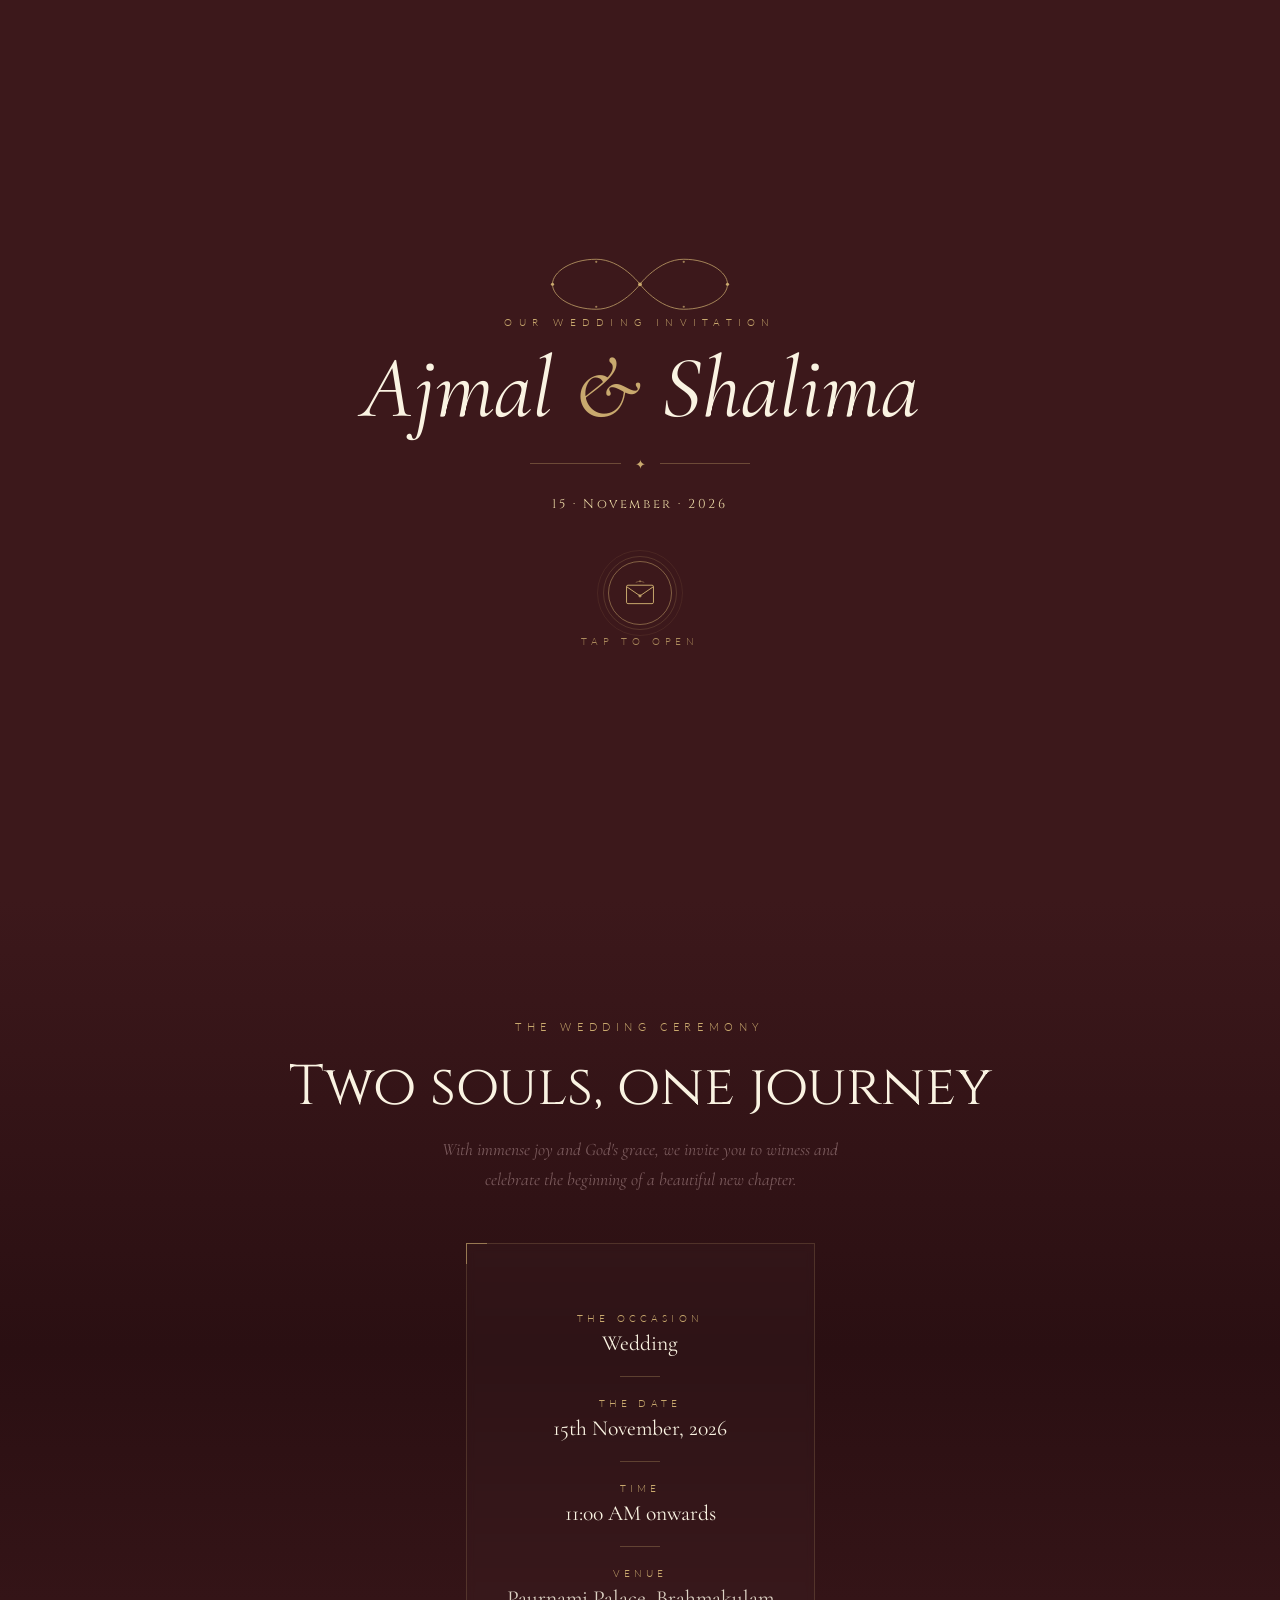
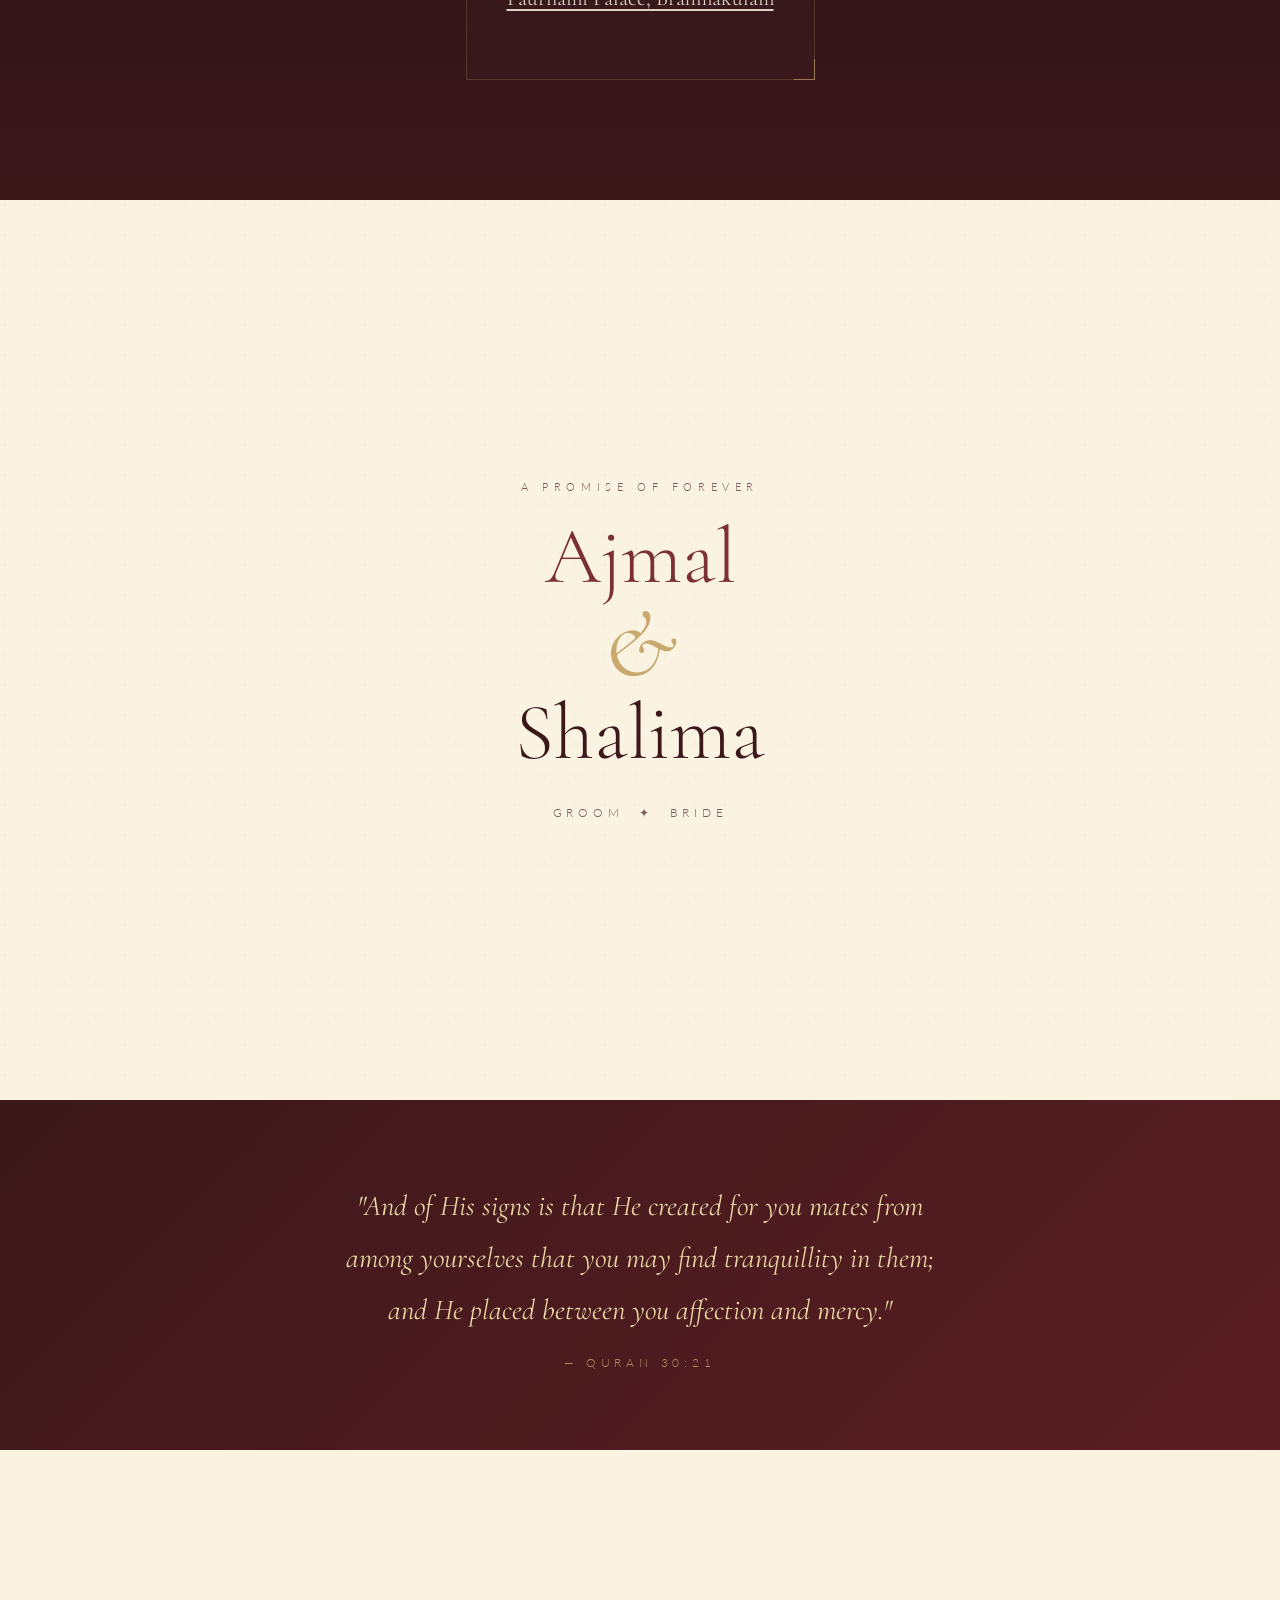
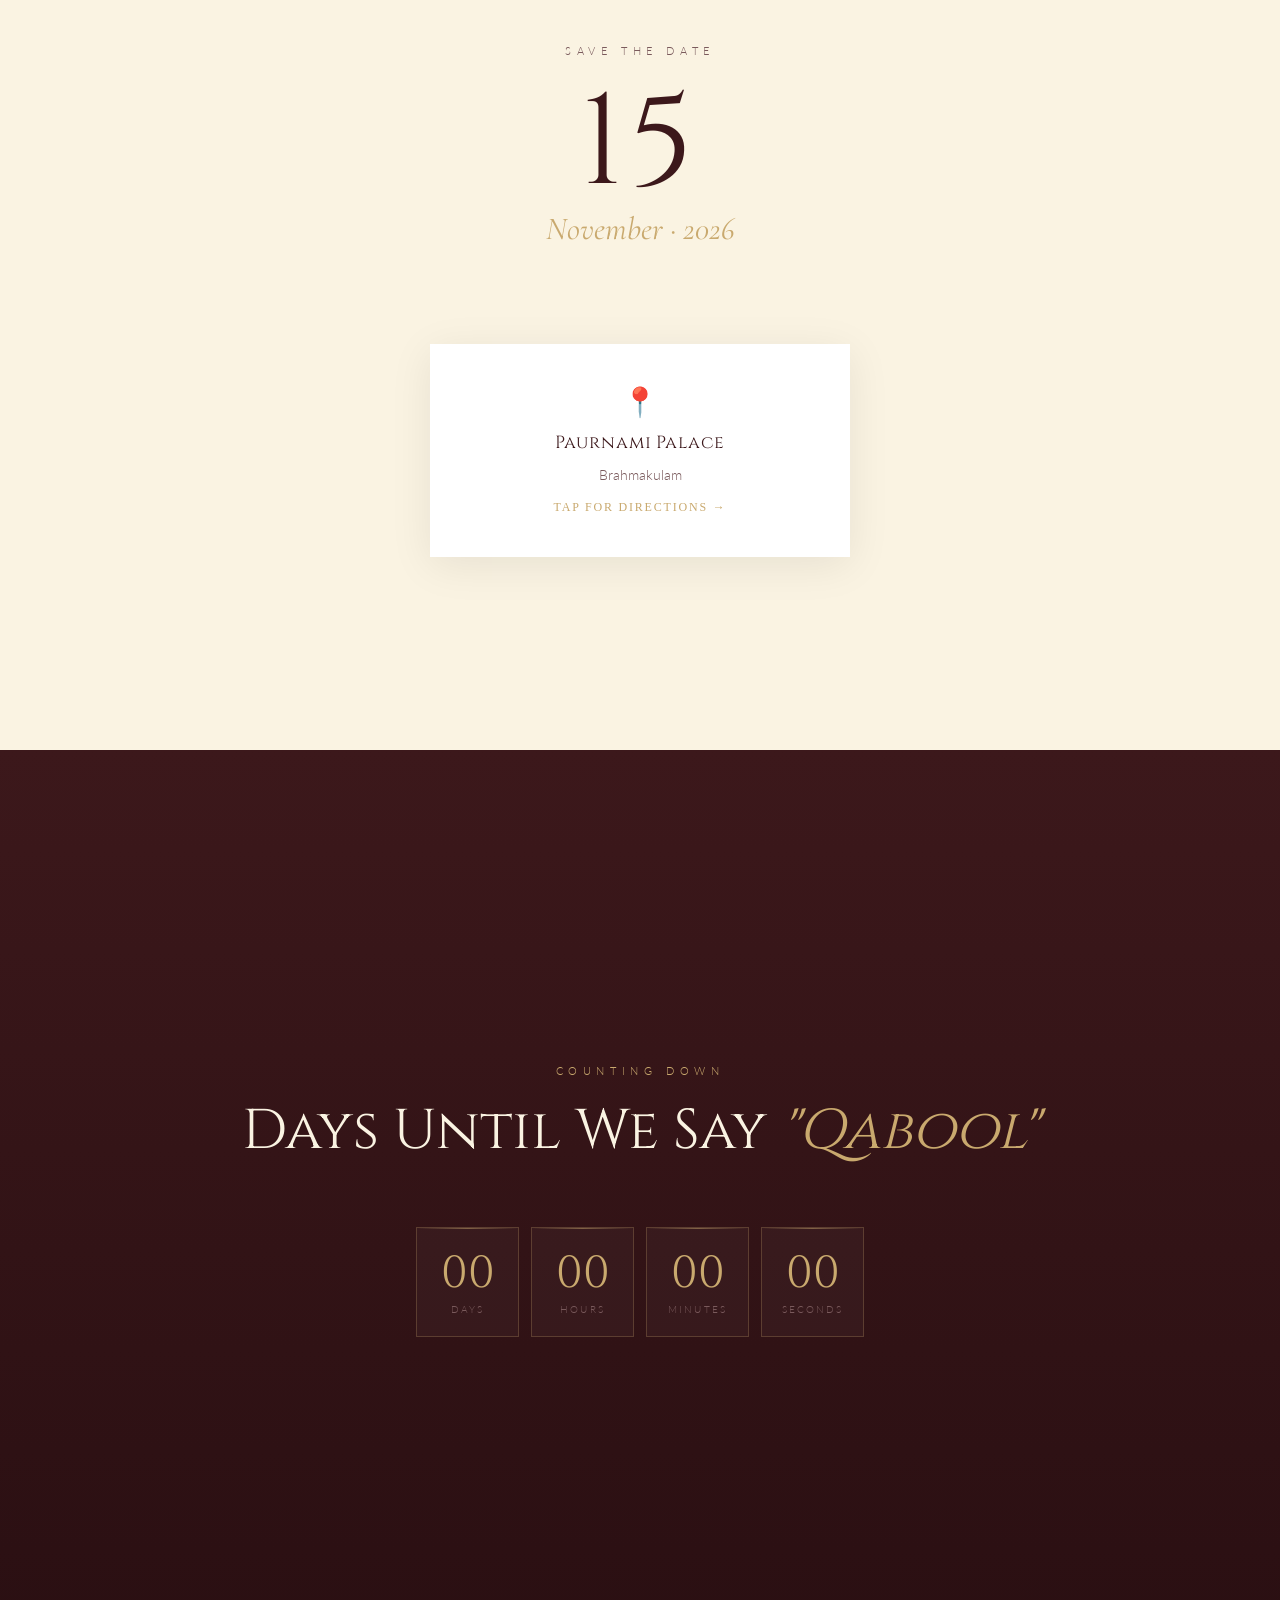
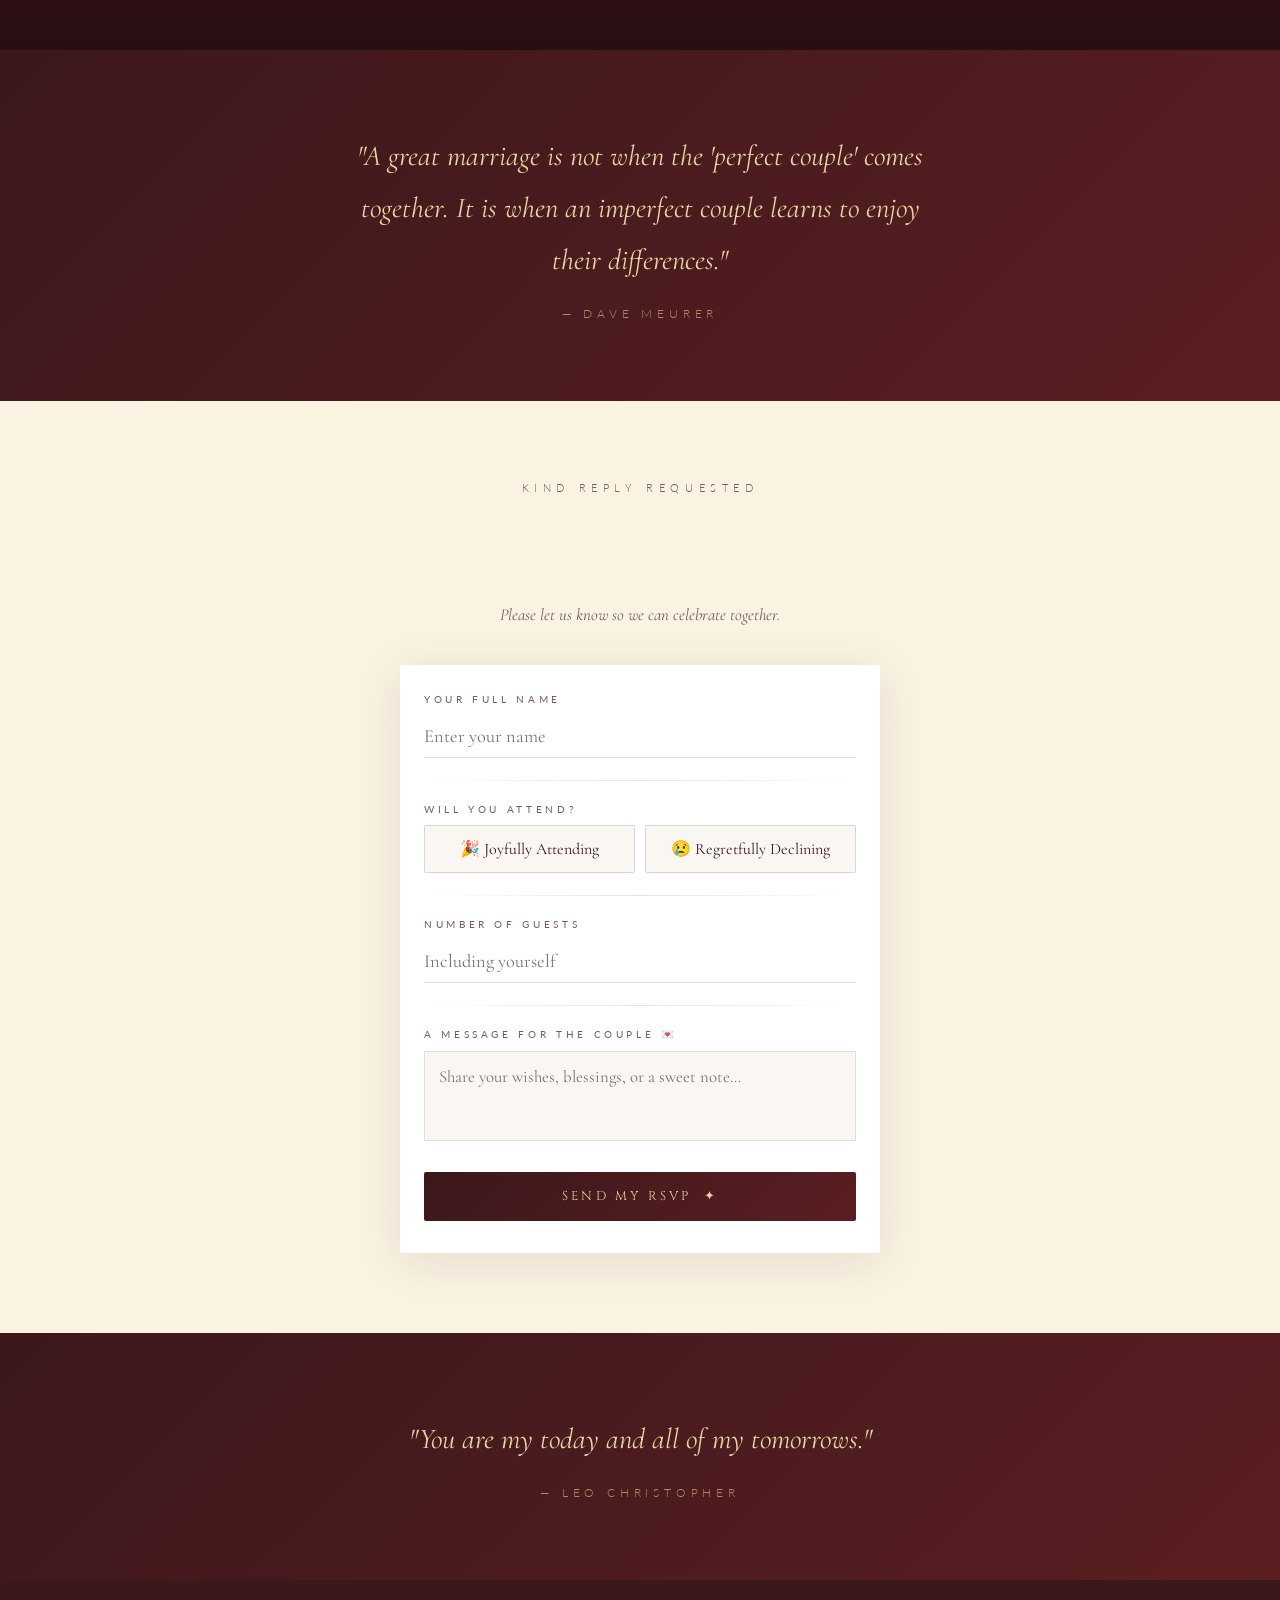
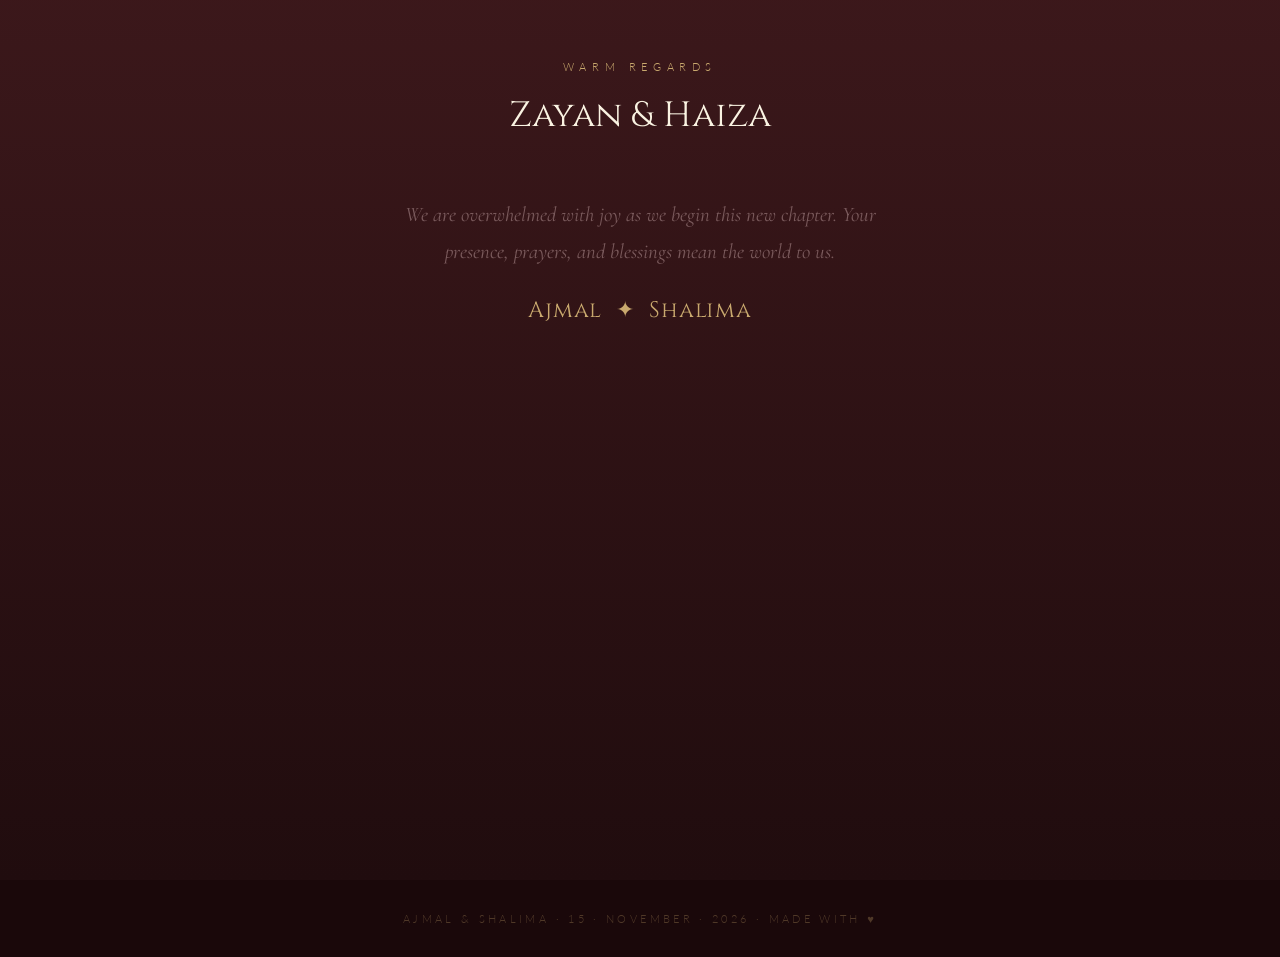
<file: AjmalShalima/index.html>
<!DOCTYPE html>
<html lang="en">
<head>
<meta charset="UTF-8"/>
<meta name="viewport" content="width=device-width, initial-scale=1.0"/>
<title>Ajmal & Shalima — Wedding Invitation</title>
  <meta property="og:type" content="website"/>
  <meta property="og:url" content=""/>
  <meta property="og:title" content="Ajmal &amp; Shalima — Wedding Invitation 💍"/>
  <meta property="og:description" content="Join us to celebrate the Wedding of Ajmal &amp; Shalima · 15 November 2026 · Paurnami Palace, Brahmakulam"/>
  <meta property="og:image" content="https://repository-images.githubusercontent.com/1409341216/a35310b0-623d-4ac5-b205-48e3ba0a79d5"/>
  <meta property="og:image:width" content="1200"/>
  <meta property="og:image:height" content="630"/>
  <meta property="og:image:alt" content="Ajmal &amp; Shalima Wedding Invitation"/>
  <meta name="theme-color" content="#3C181B"/>
<link href="https://fonts.googleapis.com/css2?family=Cormorant+Garamond:ital,wght@0,300;0,400;0,500;1,300;1,400&family=Cinzel:wght@400;500&family=Lato:wght@300;400&display=swap" rel="stylesheet"/>
<style>
  :root {
    --gold: #c9a96e;
    --gold-light: #e8d5a3;
    --rose: #7a3035;
    --rose-light: #e8c8ca;
    --cream: #FAF3E2;
    --deep: #3C181B;
    --text: #3C181B;
    --muted: #7a5a5c;
  }

  * { margin: 0; padding: 0; box-sizing: border-box; }

  html { scroll-behavior: smooth; }

  body {
    background: var(--deep);
    color: var(--text);
    font-family: 'Lato', sans-serif;
    overflow-x: hidden;
  }

  /* ── PARTICLES ── */
  #particles {
    position: fixed; inset: 0; pointer-events: none; z-index: 0; overflow: hidden;
  }
  .petal {
    position: absolute;
    width: 8px; height: 8px;
    background: var(--rose-light);
    border-radius: 0 100% 0 100%;
    opacity: 0;
    animation: fallPetal linear infinite;
  }
  @keyframes fallPetal {
    0%   { transform: translateY(-20px) rotate(0deg) scale(1); opacity: .7; }
    100% { transform: translateY(110vh) rotate(720deg) scale(.4); opacity: 0; }
  }

  /* ── LOADER ── */
  #loader {
    position: fixed; inset: 0; z-index: 9999;
    background: var(--deep);
    display: flex; flex-direction: column; align-items: center; justify-content: center;
    transition: opacity 1s ease, visibility 1s;
  }
  #loader.hidden { opacity: 0; visibility: hidden; }
  .loader-ring {
    width: 80px; height: 80px;
    border: 1px solid rgba(201,169,110,.2);
    border-top-color: var(--gold);
    border-radius: 50%;
    animation: spin 1.5s linear infinite;
  }
  @keyframes spin { to { transform: rotate(360deg); } }
  .loader-text {
    margin-top: 20px;
    font-family: 'Cormorant Garamond', serif;
    font-style: italic;
    color: var(--gold-light);
    font-size: 1.1rem;
    letter-spacing: .2em;
    opacity: .7;
  }

  /* ── SECTIONS ── */
  section {
    position: relative; z-index: 1;
    min-height: 100vh;
    display: flex; flex-direction: column; align-items: center; justify-content: center;
    padding: 80px 24px;
  }

  /* ── HERO ── */
  #hero {
    background: radial-gradient(ellipse at center, #5a1e22 0%, var(--deep) 70%);
    text-align: center;
    overflow: hidden;
  }
  .hero-ornament {
    width: 280px; opacity: .15;
    margin-bottom: 24px;
    animation: fadeUp 1.8s ease both;
    animation-delay: .5s;
  }
  .invited-label {
    font-family: 'Lato', sans-serif;
    font-weight: 300;
    letter-spacing: .5em;
    text-transform: uppercase;
    color: var(--gold);
    font-size: .75rem;
    opacity: 0;
    animation: fadeUp 1s ease both;
    animation-delay: 1s;
  }
  .guest-name-display {
    font-family: 'Cormorant Garamond', serif;
    font-style: italic;
    font-size: clamp(1.6rem, 5vw, 2.8rem);
    color: var(--gold-light);
    margin: 12px 0 6px;
    opacity: 0;
    animation: fadeUp 1s ease both;
    animation-delay: 1.3s;
  }
  .you-are-invited {
    font-family: 'Cinzel', serif;
    font-size: clamp(2.6rem, 9vw, 6rem);
    color: var(--cream);
    line-height: 1;
    letter-spacing: .04em;
    opacity: 0;
    animation: fadeUp 1.2s ease both;
    animation-delay: 1.7s;
    text-shadow: 0 0 80px rgba(201,169,110,.3);
  }
  .hero-divider {
    display: flex; align-items: center; gap: 16px;
    margin: 28px auto;
    width: 280px;
    opacity: 0;
    animation: fadeUp 1s ease both;
    animation-delay: 2.2s;
  }
  .hero-divider-line { flex: 1; height: 1px; background: var(--gold); opacity: .4; }
  .hero-divider-icon { color: var(--gold); font-size: 1rem; }
  .hero-subtitle {
    font-family: 'Cormorant Garamond', serif;
    font-style: italic;
    font-size: clamp(1rem, 3vw, 1.4rem);
    color: var(--gold-light);
    letter-spacing: .15em;
    opacity: 0;
    animation: fadeUp 1s ease both;
    animation-delay: 2.5s;
  }
  .scroll-hint {
    position: absolute; bottom: 36px;
    display: flex; flex-direction: column; align-items: center; gap: 8px;
    opacity: 0;
    animation: fadeUp 1s ease both, bounce 2s ease infinite;
    animation-delay: 3.5s, 4.5s;
    color: var(--gold); font-size: .7rem; letter-spacing: .3em;
    text-transform: uppercase;
  }
  .scroll-arrow { font-size: 1.2rem; }
  @keyframes bounce {
    0%,100% { transform: translateY(0); }
    50% { transform: translateY(8px); }
  }

  /* ── CEREMONY ── */
  #ceremony {
    background: linear-gradient(180deg, var(--deep) 0%, #2a0f12 50%, var(--deep) 100%);
    text-align: center;
  }
  .section-tag {
    font-family: 'Lato', sans-serif;
    font-weight: 300;
    letter-spacing: .5em;
    text-transform: uppercase;
    color: var(--gold);
    font-size: .7rem;
    margin-bottom: 24px;
  }
  .section-heading {
    font-family: 'Cinzel', serif;
    font-size: clamp(1.8rem, 6vw, 3.5rem);
    color: var(--cream);
    line-height: 1.1;
    margin-bottom: 16px;
  }
  .ampersand {
    font-family: 'Cormorant Garamond', serif;
    font-style: italic;
    color: var(--gold);
    font-size: 1.2em;
  }
  .ceremony-box {
    margin: 48px auto 0;
    max-width: 500px;
    border: 1px solid rgba(201,169,110,.2);
    padding: 48px 40px;
    position: relative;
    background: rgba(255,255,255,.02);
    backdrop-filter: blur(4px);
  }
  .ceremony-box::before, .ceremony-box::after {
    content: '';
    position: absolute;
    width: 20px; height: 20px;
    border-color: var(--gold);
    border-style: solid;
    opacity: .6;
  }
  .ceremony-box::before { top: -1px; left: -1px; border-width: 1px 0 0 1px; }
  .ceremony-box::after  { bottom: -1px; right: -1px; border-width: 0 1px 1px 0; }
  .ceremony-detail { margin: 20px 0; }
  .ceremony-detail-label {
    font-family: 'Lato', sans-serif;
    font-weight: 300;
    letter-spacing: .4em;
    font-size: .65rem;
    color: var(--gold);
    text-transform: uppercase;
    margin-bottom: 6px;
  }
  .ceremony-detail-value {
    font-family: 'Cormorant Garamond', serif;
    font-size: 1.35rem;
    color: var(--cream);
  }
  .sep { width: 40px; height: 1px; background: rgba(201,169,110,.3); margin: 16px auto; }

  /* ── NAMES ── */
  #names {
    background: var(--cream);
    text-align: center;
    position: relative;
    overflow: hidden;
  }
  #names::before {
    content: '';
    position: absolute; inset: 0;
    background: url("data:image/svg+xml,%3Csvg width='60' height='60' viewBox='0 0 60 60' xmlns='http://www.w3.org/2000/svg'%3E%3Cg fill='none' fill-rule='evenodd'%3E%3Cg fill='%23c9a96e' fill-opacity='0.04'%3E%3Cpath d='M36 34v-4h-2v4h-4v2h4v4h2v-4h4v-2h-4zm0-30V0h-2v4h-4v2h4v4h2V6h4V4h-4zM6 34v-4H4v4H0v2h4v4h2v-4h4v-2H6zM6 4V0H4v4H0v2h4v4h2V6h4V4H6z'/%3E%3C/g%3E%3C/g%3E%3C/svg%3E");
  }
  .names-wrapper { position: relative; z-index: 1; }
  .name-groom, .name-bride {
    font-family: 'Cormorant Garamond', serif;
    font-weight: 300;
    line-height: 1;
  }
  .name-groom {
    font-size: clamp(2.4rem, 8vw, 5rem);
    color: var(--text);
    opacity: 0;
    transform: translateX(-40px);
    transition: opacity 1s ease, transform 1s ease;
  }
  .name-bride {
    font-size: clamp(2.4rem, 8vw, 5rem);
    color: var(--rose);
    opacity: 0;
    transform: translateX(40px);
    transition: opacity 1s ease, transform 1s ease;
    transition-delay: .4s;
  }
  .name-groom.visible, .name-bride.visible {
    opacity: 1; transform: translateX(0);
  }
  .names-and {
    font-family: 'Cormorant Garamond', serif;
    font-style: italic;
    font-size: clamp(3rem, 10vw, 6rem);
    color: var(--gold);
    line-height: 1;
    opacity: 0;
    transition: opacity 1s ease;
    transition-delay: .2s;
  }
  .names-and.visible { opacity: 1; }
  .names-title {
    font-family: 'Lato', sans-serif;
    font-weight: 300;
    font-size: .75rem;
    letter-spacing: .4em;
    text-transform: uppercase;
    color: var(--muted);
    margin-top: 32px;
  }

  /* ── QUOTE ── */
  .quote-section {
    background: linear-gradient(135deg, #3C181B 0%, #5a1e22 100%);
    text-align: center;
    padding: 80px 24px;
    min-height: auto;
  }
  .quote-text {
    font-family: 'Cormorant Garamond', serif;
    font-style: italic;
    font-size: clamp(1.2rem, 3.5vw, 1.8rem);
    color: var(--gold-light);
    max-width: 600px;
    line-height: 1.8;
    opacity: 0;
    transition: opacity 1.2s ease;
  }
  .quote-text.visible { opacity: 1; }
  .quote-attr {
    margin-top: 20px;
    font-family: 'Lato', sans-serif;
    font-weight: 300;
    font-size: .75rem;
    letter-spacing: .4em;
    text-transform: uppercase;
    color: var(--gold);
    opacity: .6;
  }

  /* ── DATE ── */
  #date-venue {
    background: var(--cream);
    text-align: center;
  }
  .date-big {
    font-family: 'Cinzel', serif;
    font-size: clamp(3rem, 12vw, 8rem);
    color: var(--text);
    line-height: 1;
    letter-spacing: .05em;
  }
  .date-month {
    font-family: 'Cormorant Garamond', serif;
    font-style: italic;
    font-size: clamp(1.2rem, 4vw, 2rem);
    color: var(--gold);
    display: block;
  }
  .venue-card {
    margin: 48px auto 0;
    max-width: 420px;
    background: white;
    box-shadow: 0 8px 40px rgba(0,0,0,.08);
    padding: 40px 32px;
  }
  .venue-icon { font-size: 1.8rem; margin-bottom: 12px; }
  .venue-name {
    font-family: 'Cinzel', serif;
    font-size: 1.1rem;
    color: var(--text);
    margin-bottom: 8px;
    letter-spacing: .05em;
  }
  .venue-address {
    font-family: 'Lato', sans-serif;
    font-weight: 300;
    font-size: .9rem;
    color: var(--muted);
    line-height: 1.6;
  }

  /* ── COUNTDOWN ── */
  #countdown {
    background: linear-gradient(180deg, #3C181B 0%, #2a0f12 100%);
    text-align: center;
  }
  .countdown-grid {
    display: grid;
    grid-template-columns: repeat(4, 1fr);
    gap: 12px;
    margin-top: 48px;
    width: 100%;
    max-width: 480px;
    padding: 0 16px;
    box-sizing: border-box;
  }
  .countdown-item {
    width: 100%;
    padding: 24px 4px 20px;
    border: 1px solid rgba(201,169,110,.25);
    background: rgba(255,255,255,.03);
    position: relative;
    text-align: center;
    box-sizing: border-box;
  }
  .countdown-item::before {
    content: '';
    position: absolute; top: 0; left: 0; right: 0;
    height: 1px;
    background: linear-gradient(90deg, transparent, var(--gold), transparent);
    opacity: .5;
  }
  .countdown-num {
    font-family: 'Cinzel', serif;
    font-size: clamp(1.4rem, 5vw, 2.8rem);
    color: var(--gold);
    line-height: 1;
    display: block;
  }
  .countdown-label {
    font-family: 'Lato', sans-serif;
    font-weight: 300;
    font-size: clamp(.5rem, 1.8vw, .65rem);
    letter-spacing: .2em;
    text-transform: uppercase;
    color: var(--muted);
    margin-top: 8px;
  }

  /* ── RSVP ── */
  #rsvp {
    background: var(--cream);
    text-align: center;
    padding: 80px 16px;
  }
  .rsvp-card {
    width: 100%;
    max-width: 480px;
    margin: 40px auto 0;
    background: #fff;
    border-radius: 2px;
    box-shadow: 0 8px 48px rgba(60,24,27,.10);
    overflow: hidden;
  }
  .rsvp-form {
    padding: 28px 24px 32px;
    text-align: left;
  }
  .form-group { margin-bottom: 22px; }
  .form-label {
    display: block;
    font-family: 'Lato', sans-serif;
    font-weight: 400;
    font-size: .65rem;
    letter-spacing: .35em;
    text-transform: uppercase;
    color: var(--muted);
    margin-bottom: 10px;
  }
  .form-input {
    width: 100%;
    border: none;
    border-bottom: 1.5px solid rgba(60,24,27,.15);
    background: transparent;
    padding: 10px 0;
    font-family: 'Cormorant Garamond', serif;
    font-size: 1.15rem;
    color: var(--text);
    outline: none;
    transition: border-color .3s;
    -webkit-appearance: none;
    border-radius: 0;
  }
  .form-input:focus { border-color: var(--gold); }

  /* Attendance pill buttons */
  .radio-group {
    display: grid;
    grid-template-columns: 1fr 1fr;
    gap: 10px;
  }
  .radio-label {
    display: flex;
    align-items: center;
    justify-content: center;
    gap: 8px;
    cursor: pointer;
    font-family: 'Cormorant Garamond', serif;
    font-size: 1rem;
    color: var(--text);
    padding: 13px 10px;
    border: 1.5px solid rgba(60,24,27,.15);
    border-radius: 2px;
    transition: all .25s;
    text-align: center;
    line-height: 1.3;
    background: #faf7f2;
  }
  .radio-label:has(input:checked),
  .radio-label.selected {
    border-color: var(--gold);
    background: rgba(201,169,110,.10);
    color: var(--deep);
    font-weight: 500;
    box-shadow: 0 2px 12px rgba(201,169,110,.18);
  }
  .radio-label input { display: none; }

  .form-textarea {
    width: 100%;
    border: 1.5px solid rgba(60,24,27,.12);
    background: #faf7f2;
    padding: 14px 14px;
    font-family: 'Cormorant Garamond', serif;
    font-size: 1.05rem;
    color: var(--text);
    outline: none;
    resize: none;
    min-height: 90px;
    transition: border-color .3s;
    border-radius: 2px;
    -webkit-appearance: none;
  }
  .form-textarea:focus { border-color: var(--gold); background: #fff; }

  .submit-btn {
    width: 100%;
    padding: 16px;
    background: linear-gradient(135deg, var(--deep) 0%, #5a1e22 100%);
    color: var(--gold-light);
    border: none;
    font-family: 'Cinzel', serif;
    font-size: .8rem;
    letter-spacing: .25em;
    text-transform: uppercase;
    cursor: pointer;
    transition: opacity .3s, transform .2s;
    margin-top: 6px;
    border-radius: 2px;
  }
  .submit-btn:hover { opacity: .88; transform: translateY(-1px); }
  .submit-btn:disabled { opacity: .6; cursor: not-allowed; transform: none; }

  .form-success {
    display: none;
    text-align: center;
    padding: 48px 28px;
    background: white;
  }
  .form-success-icon { font-size: 3rem; margin-bottom: 16px; animation: successPop .5s cubic-bezier(.175,.885,.32,1.275) both; }
  @keyframes successPop {
    from { transform: scale(0); opacity: 0; }
    to   { transform: scale(1); opacity: 1; }
  }
  .form-success h3 {
    font-family: 'Cinzel', serif;
    font-size: 1.1rem;
    color: var(--text);
    margin-bottom: 12px;
    letter-spacing: .05em;
  }
  .form-success p {
    font-family: 'Cormorant Garamond', serif;
    font-style: italic;
    font-size: 1.1rem;
    color: var(--muted);
    line-height: 1.7;
    max-width: 320px;
    margin: 0 auto;
  }
  .form-divider {
    height: 1px;
    background: linear-gradient(90deg, transparent, rgba(60,24,27,.12), transparent);
    margin: 4px 0 22px;
  }

  @media (max-width: 400px) {
    .rsvp-form { padding: 24px 18px 28px; }
    .rsvp-card-header { padding: 24px 18px 20px; }
    .radio-group { grid-template-columns: 1fr; }
    .radio-label { padding: 12px 10px; }
  }

  /* ── THANKS ── */
  #thanks {
    background: linear-gradient(180deg, #3C181B 0%, #200c0e 100%);
    text-align: center;
  }
  .thanks-names {
    display: flex; flex-wrap: wrap; justify-content: center;
    gap: 12px 24px;
    margin: 40px auto 0;
    max-width: 500px;
  }
  .thanks-name {
    font-family: 'Cormorant Garamond', serif;
    font-style: italic;
    font-size: 1.15rem;
    color: var(--gold-light);
    padding: 8px 20px;
    border: 1px solid rgba(201,169,110,.2);
    opacity: 0;
    transform: translateY(16px);
    transition: opacity .8s ease, transform .8s ease;
  }
  .thanks-name.visible { opacity: 1; transform: translateY(0); }
  .closing-msg {
    margin: 60px auto 0;
    font-family: 'Cormorant Garamond', serif;
    font-style: italic;
    font-size: clamp(1rem, 3vw, 1.3rem);
    color: var(--muted);
    max-width: 480px;
    line-height: 1.8;
  }
  .closing-names {
    font-family: 'Cinzel', serif;
    font-size: clamp(1rem, 3vw, 1.4rem);
    color: var(--gold);
    margin: 24px auto 0;
    letter-spacing: .04em;
  }

  /* ── FOOTER ── */
  footer {
    background: #1a080a;
    text-align: center;
    padding: 32px 24px;
    position: relative; z-index: 1;
  }
  .footer-text {
    font-family: 'Lato', sans-serif;
    font-weight: 300;
    font-size: .7rem;
    letter-spacing: .3em;
    color: rgba(201,169,110,.3);
    text-transform: uppercase;
  }

  /* ── SHARE PANEL ── */
  #share-panel {
    position: fixed;
    bottom: 24px; right: 24px;
    z-index: 1000;
  }
  .share-btn {
    background: var(--gold);
    color: white;
    border: none;
    border-radius: 50%;
    width: 52px; height: 52px;
    font-size: 1.4rem;
    cursor: pointer;
    box-shadow: 0 4px 20px rgba(0,0,0,.4);
    transition: transform .2s;
    display: flex; align-items: center; justify-content: center;
  }
  .share-btn:hover { transform: scale(1.08); }
  .share-dropdown {
    position: absolute;
    bottom: 64px; right: 0;
    background: #2a0f12;
    border: 1px solid rgba(201,169,110,.25);
    padding: 20px;
    width: 280px;
    display: none;
    box-shadow: 0 8px 40px rgba(0,0,0,.5);
  }
  .share-dropdown.open { display: block; }
  .share-dropdown h4 {
    font-family: 'Cinzel', serif;
    font-size: .8rem;
    color: var(--gold);
    letter-spacing: .15em;
    margin-bottom: 14px;
  }
  .share-input-row { display: flex; gap: 8px; margin-bottom: 10px; }
  .share-name-input {
    flex: 1;
    background: rgba(255,255,255,.05);
    border: 1px solid rgba(201,169,110,.2);
    padding: 10px 12px;
    font-family: 'Cormorant Garamond', serif;
    font-size: 1rem;
    color: var(--cream);
    outline: none;
  }
  .share-name-input:focus { border-color: var(--gold); }
  .copy-link-btn {
    background: var(--gold);
    color: white;
    border: none;
    padding: 10px 14px;
    font-size: .8rem;
    cursor: pointer;
    white-space: nowrap;
    font-family: 'Cinzel', serif;
    letter-spacing: .1em;
    transition: background .2s;
  }
  .copy-link-btn:hover { background: #a8824d; }
  .share-note {
    font-family: 'Lato', sans-serif;
    font-size: .7rem;
    color: var(--muted);
    line-height: 1.5;
    margin-top: 4px;
  }
  .copied-msg {
    font-family: 'Cormorant Garamond', serif;
    font-style: italic;
    color: var(--gold);
    font-size: .9rem;
    text-align: center;
    margin-top: 8px;
    display: none;
  }

  /* ── ANIMATIONS ── */
  @keyframes fadeUp {
    from { opacity: 0; transform: translateY(24px); }
    to   { opacity: 1; transform: translateY(0); }
  }
  .reveal {
    opacity: 0; transform: translateY(30px);
    transition: opacity 1s ease, transform 1s ease;
  }
  .reveal.visible { opacity: 1; transform: translateY(0); }

  /* ── SPLASH SCREEN ── */
  #splash {
    position: fixed; inset: 0; z-index: 99999;
    background: #3C181B;
    display: flex; flex-direction: column;
    align-items: center; justify-content: center;
    text-align: center;
    padding: 40px 24px;
    cursor: pointer;
    transition: opacity 1.2s ease, visibility 1.2s;
  }
  #splash.hidden { opacity: 0; visibility: hidden; pointer-events: none; }

  .splash-ornament {
    width: 200px;
    opacity: 0;
    animation: splashFadeUp 1.4s ease both;
    animation-delay: .3s;
  }
  .splash-tag {
    font-family: 'Lato', sans-serif;
    font-weight: 300;
    letter-spacing: .6em;
    text-transform: uppercase;
    color: var(--gold);
    font-size: .65rem;
    opacity: 0;
    animation: splashFadeUp 1s ease both;
    animation-delay: .8s;
    margin-bottom: 16px;
  }
  .splash-names {
    font-family: 'Cormorant Garamond', serif;
    font-style: italic;
    font-size: clamp(2.8rem, 10vw, 5.5rem);
    color: var(--cream);
    line-height: 1;
    opacity: 0;
    animation: splashFadeUp 1.2s ease both;
    animation-delay: 1.1s;
  }
  .splash-names span { color: var(--gold); }
  .splash-divider {
    display: flex; align-items: center; gap: 14px;
    margin: 24px auto;
    width: 220px;
    opacity: 0;
    animation: splashFadeUp 1s ease both;
    animation-delay: 1.5s;
  }
  .splash-divider-line { flex: 1; height: 1px; background: var(--gold); opacity: .35; }
  .splash-date {
    font-family: 'Cinzel', serif;
    font-size: .8rem;
    color: var(--gold-light);
    letter-spacing: .2em;
    opacity: 0;
    animation: splashFadeUp 1s ease both;
    animation-delay: 1.8s;
    margin-bottom: 48px;
  }
  .splash-btn {
    display: flex; flex-direction: column; align-items: center; gap: 10px;
    opacity: 0;
    animation: splashFadeUp 1s ease both, splashPulse 2.5s ease infinite;
    animation-delay: 2.2s, 3.2s;
  }
  .splash-btn-ring {
    width: 64px; height: 64px;
    border-radius: 50%;
    border: 1px solid rgba(201,169,110,.5);
    display: flex; align-items: center; justify-content: center;
    font-size: 1.6rem;
    position: relative;
  }
  .splash-btn-ring::before {
    content: '';
    position: absolute; inset: -6px;
    border-radius: 50%;
    border: 1px solid rgba(201,169,110,.2);
    animation: ripple 2.5s ease infinite;
    animation-delay: 3.2s;
  }
  .splash-btn-ring::after {
    content: '';
    position: absolute; inset: -12px;
    border-radius: 50%;
    border: 1px solid rgba(201,169,110,.1);
    animation: ripple 2.5s ease infinite;
    animation-delay: 3.5s;
  }
  .splash-btn-text {
    font-family: 'Lato', sans-serif;
    font-weight: 300;
    font-size: .65rem;
    letter-spacing: .45em;
    text-transform: uppercase;
    color: var(--gold);
    opacity: .8;
  }
  @keyframes splashFadeUp {
    from { opacity: 0; transform: translateY(20px); }
    to   { opacity: 1; transform: translateY(0); }
  }
  @keyframes splashPulse {
    0%,100% { transform: scale(1); }
    50% { transform: scale(1.04); }
  }
  @keyframes ripple {
    0% { transform: scale(1); opacity: .6; }
    100% { transform: scale(1.4); opacity: 0; }
  }
  @media (max-width: 480px) {
    .countdown-grid { max-width: 100%; gap: 8px; padding: 0 12px; }
    .countdown-item { padding: 16px 4px; }
    .ceremony-box { padding: 32px 20px; }
  }
</style>
</head>
<body>

<!-- ═══════════ SPLASH SCREEN ═══════════ -->
<div id="splash" onclick="openInvitation()">
  <svg class="splash-ornament" viewBox="0 0 320 100" fill="none" xmlns="http://www.w3.org/2000/svg">
    <path d="M160 50 C160 50 130 10 90 10 C50 10 20 30 20 50 C20 70 50 90 90 90 C130 90 160 50 160 50 C160 50 190 10 230 10 C270 10 300 30 300 50 C300 70 270 90 230 90 C190 90 160 50 160 50 Z" stroke="#c9a96e" stroke-width="1.2" fill="none"/>
    <circle cx="160" cy="50" r="3" fill="#c9a96e"/>
    <circle cx="20" cy="50" r="2.5" fill="#c9a96e"/>
    <circle cx="300" cy="50" r="2.5" fill="#c9a96e"/>
    <circle cx="90" cy="14" r="1.8" fill="#c9a96e" opacity="0.7"/>
    <circle cx="230" cy="14" r="1.8" fill="#c9a96e" opacity="0.7"/>
    <circle cx="90" cy="86" r="1.8" fill="#c9a96e" opacity="0.7"/>
    <circle cx="230" cy="86" r="1.8" fill="#c9a96e" opacity="0.7"/>
  </svg>
  <div class="splash-tag">Our Wedding Invitation</div>
  <div class="splash-names" id="splashNames">Ajmal <span>&</span> Shalima</div>
  <div class="splash-divider">
    <div class="splash-divider-line"></div>
    <div style="color:var(--gold);font-size:.8rem">✦</div>
    <div class="splash-divider-line"></div>
  </div>
  <div class="splash-date">14 · November · 2026</div>
  <div class="splash-btn">
    <div class="splash-btn-ring">
      <svg viewBox="0 0 48 48" fill="none" xmlns="http://www.w3.org/2000/svg" style="width:34px;height:34px;">
        <!-- Envelope body -->
        <rect x="5" y="13" width="38" height="26" rx="2" stroke="#c9a96e" stroke-width="1.4" fill="none"/>
        <!-- Envelope flap open -->
        <path d="M5 15 L24 28 L43 15" stroke="#c9a96e" stroke-width="1.4" fill="none" stroke-linejoin="round"/>
        <!-- Small wax seal dot -->
        <circle cx="24" cy="28" r="2.2" fill="#c9a96e" opacity="0.85"/>
        <!-- Decorative top flourish -->
        <path d="M18 9 Q24 5 30 9" stroke="#c9a96e" stroke-width="1" fill="none" opacity="0.6"/>
        <circle cx="24" cy="7.5" r="1.2" fill="#c9a96e" opacity="0.7"/>
      </svg>
    </div>
    <div class="splash-btn-text">Tap to open</div>
  </div>
</div>

<div id="loader">
  <div class="loader-ring"></div>
  <div class="loader-text">With love, loading your invitation…</div>
</div>

<!-- PETALS -->
<div id="particles"></div>

<!-- ═══════════ HERO ═══════════ -->
<section id="hero">
  <svg class="hero-ornament" viewBox="0 0 320 100" fill="none" xmlns="http://www.w3.org/2000/svg">
    <path d="M160 50 C160 50 130 10 90 10 C50 10 20 30 20 50 C20 70 50 90 90 90 C130 90 160 50 160 50 C160 50 190 10 230 10 C270 10 300 30 300 50 C300 70 270 90 230 90 C190 90 160 50 160 50 Z" stroke="#c9a96e" stroke-width="1.2" fill="none"/>
    <circle cx="160" cy="50" r="3" fill="#c9a96e"/>
    <circle cx="20" cy="50" r="2.5" fill="#c9a96e"/>
    <circle cx="300" cy="50" r="2.5" fill="#c9a96e"/>
    <circle cx="90" cy="14" r="1.8" fill="#c9a96e" opacity="0.7"/>
    <circle cx="230" cy="14" r="1.8" fill="#c9a96e" opacity="0.7"/>
    <circle cx="90" cy="86" r="1.8" fill="#c9a96e" opacity="0.7"/>
    <circle cx="230" cy="86" r="1.8" fill="#c9a96e" opacity="0.7"/>
  </svg>

  <div class="guest-name-display" id="guestDisplay">Dear Guest,</div>
  <div class="invited-label">You are cordially invited</div>
  <div class="you-are-invited">to our Nikah</div>

  <div class="hero-divider">
    <div class="hero-divider-line"></div>
    <div class="hero-divider-icon">✦</div>
    <div class="hero-divider-line"></div>
  </div>

  <div class="hero-subtitle">A celebration of love & union</div>

  <div class="scroll-hint">
    <span>Scroll to explore</span>
    <span class="scroll-arrow">↓</span>
  </div>
</section>

<!-- ═══════════ CEREMONY ═══════════ -->
<section id="ceremony">
  <div class="section-tag reveal">The Nikah Ceremony</div>
  <div class="section-heading reveal" style="transition-delay:.15s">
    Two souls, one journey
  </div>
  <p class="reveal" style="color:var(--muted);font-family:'Cormorant Garamond',serif;font-style:italic;font-size:1.1rem;max-width:420px;text-align:center;line-height:1.7;transition-delay:.3s">
    With immense joy and God's grace, we invite you to witness and celebrate the beginning of a beautiful new chapter.
  </p>

  <div class="ceremony-box reveal" style="transition-delay:.5s">
    <div class="ceremony-detail">
      <div class="ceremony-detail-label">The Occasion</div>
      <div class="ceremony-detail-value">Nikah</div>
    </div>
    <div class="sep"></div>
    <div class="ceremony-detail">
      <div class="ceremony-detail-label">The Date</div>
      <div class="ceremony-detail-value">15th November, 2026</div>
    </div>
    <div class="sep"></div>
    <div class="ceremony-detail">
      <div class="ceremony-detail-label">Venue</div>
      <div class="ceremony-detail-value"><a href="https://maps.app.goo.gl/hqBbFoLhRqZGrb9u5" target="_blank" style="color:inherit;text-decoration:underline;text-underline-offset:4px;opacity:.85;">Paurnami Palace, Brahmakulam</a></div>
    </div>
  </div>
</section>

<!-- ═══════════ NAMES ═══════════ -->
<section id="names">
  <div class="names-wrapper">
    <div class="section-tag reveal" style="color:var(--muted)">A Promise of Forever</div>
    <div class="name-bride" id="nameGroom">Shalima</div>
    <div class="names-and" id="namesAnd">&amp;</div>
    <div class="name-groom" id="nameBride">Ajmal</div>
    <div class="names-title reveal" style="transition-delay:.8s">Bride &nbsp;✦&nbsp; Groom</div>
  </div>
</section>

<!-- ═══════════ QUOTE 1 ═══════════ -->
<div class="quote-section" style="display:flex;flex-direction:column;align-items:center;">
  <div class="quote-text" id="q1">
    "And of His signs is that He created for you mates from among yourselves that you may find tranquillity in them; and He placed between you affection and mercy."
  </div>
  <div class="quote-attr" id="q1a" style="opacity:0;transition:opacity 1.2s ease .4s;color:var(--gold)">— Quran 30:21</div>
</div>

<!-- ═══════════ DATE & VENUE ═══════════ -->
<section id="date-venue">
  <div class="section-tag reveal" style="color:var(--muted)">Save the Date</div>

  <div class="reveal" style="transition-delay:.2s">
    <div class="date-big">15</div>
    <span class="date-month">November &nbsp;·&nbsp; 2026</span>
  </div>

  <a href="https://maps.app.goo.gl/hqBbFoLhRqZGrb9u5" target="_blank" style="text-decoration:none;display:block;max-width:420px;width:100%;margin:48px auto 0;">
  <div class="venue-card reveal" style="transition-delay:.4s;cursor:pointer;transition:box-shadow .3s,transform .2s;">
    <div class="venue-icon">📍</div>
    <div class="venue-name">Paurnami Palace</div>
    <div class="venue-address">
      Brahmakulam<br>
      <span style="display:inline-block;margin-top:12px;font-size:.75rem;letter-spacing:.15em;color:var(--gold);font-family:'Cinzel',serif;">TAP FOR DIRECTIONS →</span>
    </div>
  </div>
  </a>
</section>

<!-- ═══════════ COUNTDOWN ═══════════ -->
<section id="countdown">
  <div class="section-tag reveal">Counting Down</div>
  <div class="section-heading reveal" style="color:var(--cream);transition-delay:.2s">Days Until We Say <em style="color:var(--gold);font-style:italic">"Qabool"</em></div>

  <div class="countdown-grid">
    <div class="countdown-item reveal" style="transition-delay:.3s">
      <span class="countdown-num" id="cd-days">00</span>
      <span class="countdown-label">Days</span>
    </div>
    <div class="countdown-item reveal" style="transition-delay:.45s">
      <span class="countdown-num" id="cd-hours">00</span>
      <span class="countdown-label">Hours</span>
    </div>
    <div class="countdown-item reveal" style="transition-delay:.6s">
      <span class="countdown-num" id="cd-mins">00</span>
      <span class="countdown-label">Minutes</span>
    </div>
    <div class="countdown-item reveal" style="transition-delay:.75s">
      <span class="countdown-num" id="cd-secs">00</span>
      <span class="countdown-label">Seconds</span>
    </div>
  </div>
</section>

<!-- ═══════════ QUOTE 2 ═══════════ -->
<div class="quote-section" style="display:flex;flex-direction:column;align-items:center;">
  <div class="quote-text" id="q2">
    "A great marriage is not when the 'perfect couple' comes together. It is when an imperfect couple learns to enjoy their differences."
  </div>
  <div class="quote-attr" id="q2a" style="opacity:0;transition:opacity 1.2s ease .4s;color:var(--gold)">— Dave Meurer</div>
</div>

<!-- ═══════════ RSVP ═══════════ -->
<section id="rsvp">
  <div class="section-tag reveal" style="color:var(--muted)">Kind Reply Requested</div>
  <div class="section-heading reveal" style="transition-delay:.15s">Will You Join Us?</div>
  <p class="reveal" style="font-family:'Cormorant Garamond',serif;font-style:italic;color:var(--muted);font-size:1.05rem;margin-top:8px;transition-delay:.3s">
    Please let us know so we can celebrate together.
  </p>

  <div class="rsvp-card reveal" style="transition-delay:.45s">


    <form class="rsvp-form" id="rsvpForm" onsubmit="submitRSVP(event)">

      <div class="form-group">
        <label class="form-label">Your Full Name</label>
        <input class="form-input" type="text" id="rsvpName" name="entry.726156108" placeholder="Enter your name" required/>
      </div>

      <div class="form-divider"></div>

      <div class="form-group">
        <label class="form-label">Will you attend?</label>
        <div class="radio-group" id="attendGroup">
          <label class="radio-label" onclick="selectAttend(this)">
            <input type="radio" name="entry.2132377375" value="Yes"/> 🎉 Joyfully Attending
          </label>
          <label class="radio-label" onclick="selectAttend(this)">
            <input type="radio" name="entry.2132377375" value="No"/> 😢 Regretfully Declining
          </label>
        </div>
      </div>

      <div class="form-divider"></div>

      <div class="form-group">
        <label class="form-label">Number of Guests</label>
        <input class="form-input" type="number" id="rsvpGuests" name="entry.1082706063" placeholder="Including yourself" min="1" max="10"/>
      </div>

      <div class="form-divider"></div>

      <div class="form-group">
        <label class="form-label">A Message for the Couple 💌</label>
        <textarea class="form-textarea" id="rsvpMsg" name="entry.221582654" placeholder="Share your wishes, blessings, or a sweet note…"></textarea>
      </div>

      <button type="submit" class="submit-btn">Send My RSVP &nbsp;✦</button>
    </form>

    <div class="form-success" id="rsvpSuccess">
      <div class="form-success-icon">💌</div>
      <h3>Thank You!</h3>
      <p id="successMsg">Your RSVP has been received. We are so grateful for your love and blessings.</p>
    </div>

  </div>
</section>

<!-- ═══════════ QUOTE 3 ═══════════ -->
<div class="quote-section" style="display:flex;flex-direction:column;align-items:center;">
  <div class="quote-text" id="q3">
    "You are my today and all of my tomorrows."
  </div>
  <div class="quote-attr" id="q3a" style="opacity:0;transition:opacity 1.2s ease .4s;color:var(--gold)">— Leo Christopher</div>
</div>

<!-- ═══════════ SPECIAL THANKS ═══════════ -->
<section id="thanks">
  <div class="section-tag reveal">Warm Regards</div>
  <div class="section-heading reveal" style="color:var(--cream);transition-delay:.2s;font-size:clamp(1.4rem,4vw,2.2rem)">
    Zayan &amp; Haiza
  </div>

  <div class="closing-msg reveal" style="color:var(--muted);transition-delay:.5s">
    We are overwhelmed with joy as we begin this new chapter. Your presence, prayers, and blessings mean the world to us.
  </div>
  <div class="closing-names reveal" style="transition-delay:.7s">
    Ajmal &nbsp;✦&nbsp; Shalima
  </div>
</section>

<!-- ═══════════ FOOTER ═══════════ -->
<footer>
  <div class="footer-text">Ajmal &amp; Shalima · 15 November 2026 · Made with ♥</div>
</footer>


<!-- ═══════════ MUSIC PLAYER ═══════════ -->
<audio id="bg-music" loop>
  <source src="music.mp3" type="audio/mpeg"/>
</audio>




<script src="config.js"></script>
<script>
// ── CONFIG SETUP ──
document.addEventListener('DOMContentLoaded', () => {
  if (typeof SITE_CONFIG === 'undefined') return;
  const c = SITE_CONFIG;
  const name1 = c.nameOrder === 1 ? c.brideName : c.groomName;
  const name2 = c.nameOrder === 1 ? c.groomName : c.brideName;
  const title1 = c.nameOrder === 1 ? 'Bride' : 'Groom';
  const title2 = c.nameOrder === 1 ? 'Groom' : 'Bride';
  
  document.title = name1 + ' & ' + name2 + ' — ' + c.occasion + ' Invitation';
  const ogTitle = document.querySelector('meta[property="og:title"]');
  if (ogTitle) ogTitle.content = name1 + ' &amp; ' + name2 + ' — ' + c.occasion + ' Invitation 💍';
  const ogDesc = document.querySelector('meta[property="og:description"]');
  if (ogDesc) ogDesc.content = 'Join us to celebrate the ' + c.occasion + ' of ' + name1 + ' &amp; ' + name2 + ' · ' + c.dateFull + ' · ' + c.venueName + ', ' + c.venueAddress;
  
  const splashTag = document.querySelector('.splash-tag');
  if (splashTag) splashTag.textContent = 'Our ' + c.occasion + ' Invitation';
  const splashNames = document.getElementById('splashNames');
  if (splashNames) splashNames.innerHTML = name1 + ' <span>&</span> ' + name2;
  const splashDate = document.querySelector('.splash-date');
  if (splashDate) splashDate.textContent = c.dateSplash;
  
  const heroOcc = document.querySelector('.you-are-invited');
  if (heroOcc) heroOcc.textContent = 'to our ' + c.occasion;
  
  const ceremonyBox = document.querySelector('.ceremony-box');
  if (ceremonyBox) {
    ceremonyBox.innerHTML = `
      <div class="ceremony-detail">
        <div class="ceremony-detail-label">The Occasion</div>
        <div class="ceremony-detail-value">${c.occasion}</div>
      </div>
      <div class="sep"></div>
      <div class="ceremony-detail">
        <div class="ceremony-detail-label">The Date</div>
        <div class="ceremony-detail-value">${c.dateFull}</div>
      </div>
      <div class="sep"></div>
      <div class="ceremony-detail">
        <div class="ceremony-detail-label">Time</div>
        <div class="ceremony-detail-value">${c.time}</div>
      </div>
      <div class="sep"></div>
      <div class="ceremony-detail">
        <div class="ceremony-detail-label">Venue</div>
        <div class="ceremony-detail-value"><a href="${c.venueMapLink}" target="_blank" style="color:inherit;text-decoration:underline;text-underline-offset:4px;opacity:.85;">${c.venueName}, ${c.venueAddress}</a></div>
      </div>
    `;
  }
  const ceremonyTag = document.querySelector('#ceremony .section-tag');
  if (ceremonyTag) ceremonyTag.textContent = 'The ' + c.occasion + ' Ceremony';
  
  const namesWrapper = document.querySelector('.names-wrapper');
  if (namesWrapper) {
    const bride = namesWrapper.querySelector('.name-bride');
    if(bride) bride.textContent = name1;
    const groom = namesWrapper.querySelector('.name-groom');
    if(groom) groom.textContent = name2;
    const title = namesWrapper.querySelector('.names-title');
    if(title) title.innerHTML = title1 + ' &nbsp;✦&nbsp; ' + title2;
  }
  
  const dateBig = document.querySelector('.date-big');
  if (dateBig) dateBig.textContent = c.dateBig;
  const dateMonth = document.querySelector('.date-month');
  if (dateMonth) dateMonth.innerHTML = c.dateMonthYear;
  
  const venueCardLink = document.querySelector('#date-venue a');
  if (venueCardLink) venueCardLink.href = c.venueMapLink;
  
  const venueCardName = document.querySelector('.venue-name');
  if (venueCardName) venueCardName.textContent = c.venueName;
  
  const venueCardAddress = document.querySelector('.venue-address');
  if (venueCardAddress) {
    venueCardAddress.innerHTML = c.venueAddress + '<br><span style="display:inline-block;margin-top:12px;font-size:.75rem;letter-spacing:.15em;color:var(--gold);font-family:\\\'Cinzel\\\',serif;">TAP FOR DIRECTIONS →</span>';
  }
  
  const thanksSection = document.getElementById('thanks');
  if (thanksSection) {
    if (!c.showThanks) {
      thanksSection.style.display = 'none';
    } else {
      thanksSection.style.display = 'block';
      const closingNames = document.querySelector('.closing-names');
      if (closingNames) closingNames.innerHTML = name1 + ' &nbsp;✦&nbsp; ' + name2;
    }
  }
  
  const footerText = document.querySelector('.footer-text');
  if (footerText) footerText.innerHTML = name1 + ' &amp; ' + name2 + ' · ' + c.dateSplash + ' · Made with ♥';
  
  const subjectField = document.querySelector('input[name="_subject"]');
  if (subjectField) subjectField.value = 'New RSVP — ' + name1 + ' & ' + name2 + ' ' + c.occasion + ' 💍';
});

// ── LOADER ──
window.addEventListener('load', () => {
  document.getElementById('loader').classList.add('hidden');
});

function afterSplash() {
  startPetals();
}

// ── GUEST NAME ──
const params = new URLSearchParams(location.search);
const guestName = params.get('to') || params.get('name') || '';
const decodedName = guestName ? decodeURIComponent(guestName) : '';
if (decodedName) {
  document.getElementById('guestDisplay').textContent = 'Dear ' + decodedName + ',';
  document.getElementById('rsvpName').value = decodedName;
} else {
  document.getElementById('guestDisplay').textContent = 'Dear Guest,';
}

// ── PETALS ──
function startPetals() {
  const container = document.getElementById('particles');
  const colours = ['#f2c4c9','#e8d5a3','#fde8e8','#f5dfd0'];
  for (let i = 0; i < 22; i++) {
    const p = document.createElement('div');
    p.className = 'petal';
    p.style.left = Math.random() * 100 + 'vw';
    p.style.width = (6 + Math.random() * 8) + 'px';
    p.style.height = (6 + Math.random() * 8) + 'px';
    p.style.background = colours[Math.floor(Math.random() * colours.length)];
    p.style.animationDuration = (8 + Math.random() * 12) + 's';
    p.style.animationDelay = (Math.random() * 12) + 's';
    p.style.borderRadius = Math.random() > .5 ? '0 100% 0 100%' : '100% 0 100% 0';
    container.appendChild(p);
  }
}

// ── SCROLL REVEAL ──
const observer = new IntersectionObserver((entries) => {
  entries.forEach(e => {
    if (e.isIntersecting) {
      e.target.classList.add('visible');
    }
  });
}, { threshold: 0.15 });

document.querySelectorAll('.reveal, .quote-text, .quote-attr, .thanks-name').forEach(el => observer.observe(el));

const nameGroom = document.getElementById('nameGroom');
const nameBride = document.getElementById('nameBride');
const namesAnd  = document.getElementById('namesAnd');
const nameObs = new IntersectionObserver((entries) => {
  entries.forEach(e => {
    if (e.isIntersecting) {
      nameGroom.classList.add('visible');
      namesAnd.classList.add('visible');
      nameBride.classList.add('visible');
    }
  });
}, { threshold: 0.2 });
nameObs.observe(document.getElementById('names'));

['tn1','tn2','tn3','tn4'].forEach((id, i) => {
  const el = document.getElementById(id);
  if (!el) return;
  const tObs = new IntersectionObserver((entries) => {
    entries.forEach(e => {
      if (e.isIntersecting) {
        setTimeout(() => el.classList.add('visible'), i * 200);
      }
    });
  }, { threshold: 0.2 });
  tObs.observe(el);
});

['q1','q2','q3'].forEach(id => {
  const el = document.getElementById(id);
  const attrEl = document.getElementById(id + 'a');
  const qObs = new IntersectionObserver((entries) => {
    entries.forEach(e => {
      if (e.isIntersecting) {
        el.classList.add('visible');
        setTimeout(() => { attrEl.style.opacity = '.8'; }, 600);
      }
    });
  }, { threshold: 0.2 });
  qObs.observe(el);
});

// ── COUNTDOWN ──
function updateCountdown() {
  const target = new Date(typeof SITE_CONFIG !== 'undefined' ? SITE_CONFIG.dateTarget : '2026-11-14T00:00:00');
  const now = new Date();
  const diff = target - now;

  if (diff <= 0) {
    ['cd-days','cd-hours','cd-mins','cd-secs'].forEach(id => {
      document.getElementById(id).textContent = '00';
    });
    return;
  }
  const d = Math.floor(diff / 86400000);
  const h = Math.floor((diff % 86400000) / 3600000);
  const m = Math.floor((diff % 3600000) / 60000);
  const s = Math.floor((diff % 60000) / 1000);

  document.getElementById('cd-days').textContent  = String(d).padStart(2,'0');
  document.getElementById('cd-hours').textContent = String(h).padStart(2,'0');
  document.getElementById('cd-mins').textContent  = String(m).padStart(2,'0');
  document.getElementById('cd-secs').textContent  = String(s).padStart(2,'0');
}
updateCountdown();
setInterval(updateCountdown, 1000);

// ── RSVP ──
function selectAttend(label) {
  document.querySelectorAll('.radio-label').forEach(l => l.classList.remove('selected'));
  label.classList.add('selected');
  label.querySelector('input').checked = true;
}

function submitRSVP(e) {
  e.preventDefault();
  const form = document.getElementById('rsvpForm');
  const name = document.getElementById('rsvpName').value.trim() || 'Dear Guest';
  const attend = document.querySelector('input[name="entry.2132377375"]:checked');
  const btn = form.querySelector('.submit-btn');

  btn.textContent = 'Sending…';
  btn.disabled = true;

  const data = new FormData(form);

  fetch('https://docs.google.com/forms/d/e/1FAIpQLSfHk2gOaYrg4GHjdfLwU7qECyxczONxHN9rIOeLmjsHX7v4fg/formResponse', {
    method: 'POST',
    body: data,
    mode: 'no-cors'
  }).then(res => {
    // With no-cors, the response is opaque, so we assume success if no network error occurred
    let successText = '';
    if (attend && attend.value === 'Yes') {
      successText = `Thank you, ${name}! We are thrilled you will be joining us. See you on the 14th of November! 🎉`;
    } else if (attend && attend.value === 'No') {
      successText = `Thank you, ${name}. We will miss you dearly and carry your blessings with us. 💛`;
    } else {
      successText = `Thank you, ${name}! We hope to see you there and will keep a place for you in our hearts. 🤍`;
    }
    document.getElementById('successMsg').textContent = successText;
    form.style.display = 'none';
    const suc = document.getElementById('rsvpSuccess');
    suc.style.display = 'block';
    suc.scrollIntoView({ behavior: 'smooth', block: 'center' });
  }).catch(() => {
    btn.textContent = 'Send My RSVP ✦';
    btn.disabled = false;
    alert('Network error. Please check your connection and try again.');
  });
}


// ── MUSIC ──
const audio = document.getElementById('bg-music');

function openInvitation() {
  afterSplash();
  const splash = document.getElementById('splash');
  splash.classList.add('hidden');
  setTimeout(() => { splash.style.display = 'none'; }, 1300);

  audio.volume = 0.7;
  audio.muted = false;
  audio.play().catch(() => {
    audio.muted = true;
    audio.play().then(() => { audio.muted = false; }).catch(() => {});
  });
}

</script>
</body>
</html>
</file>
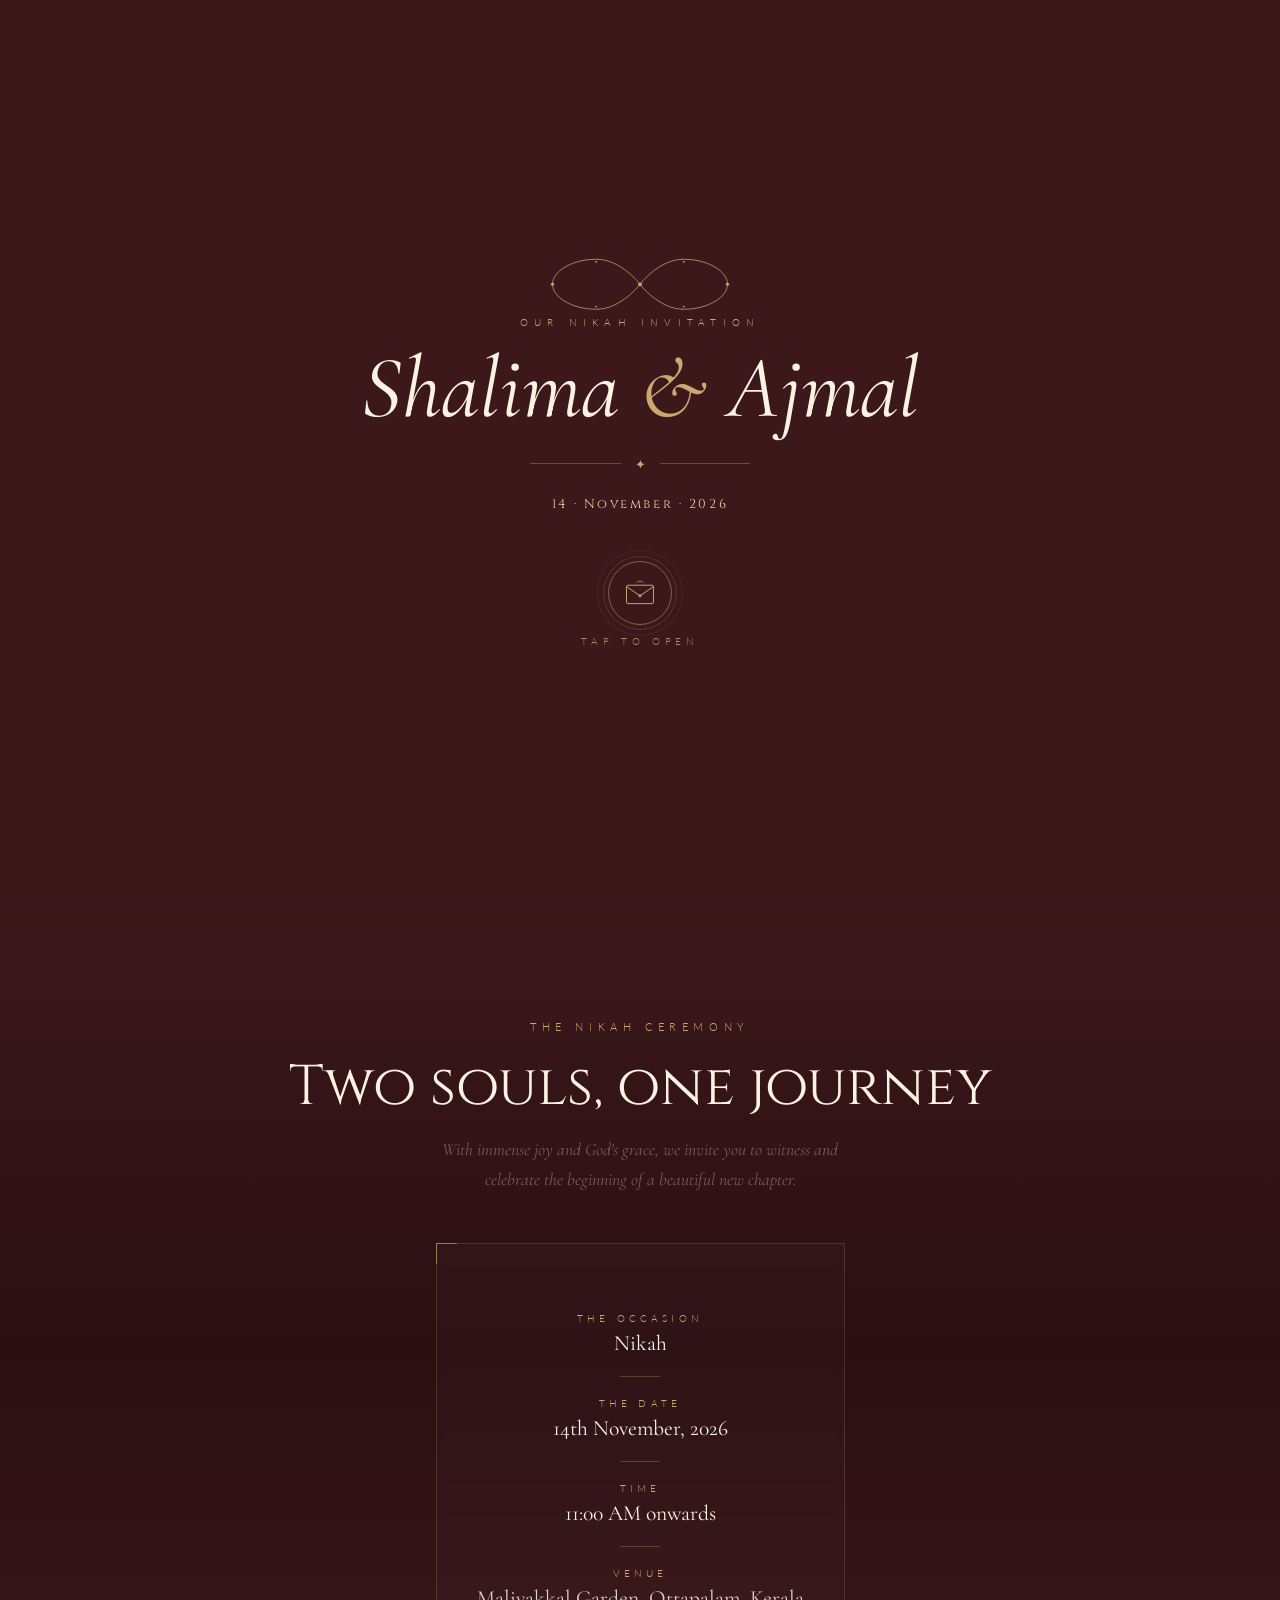
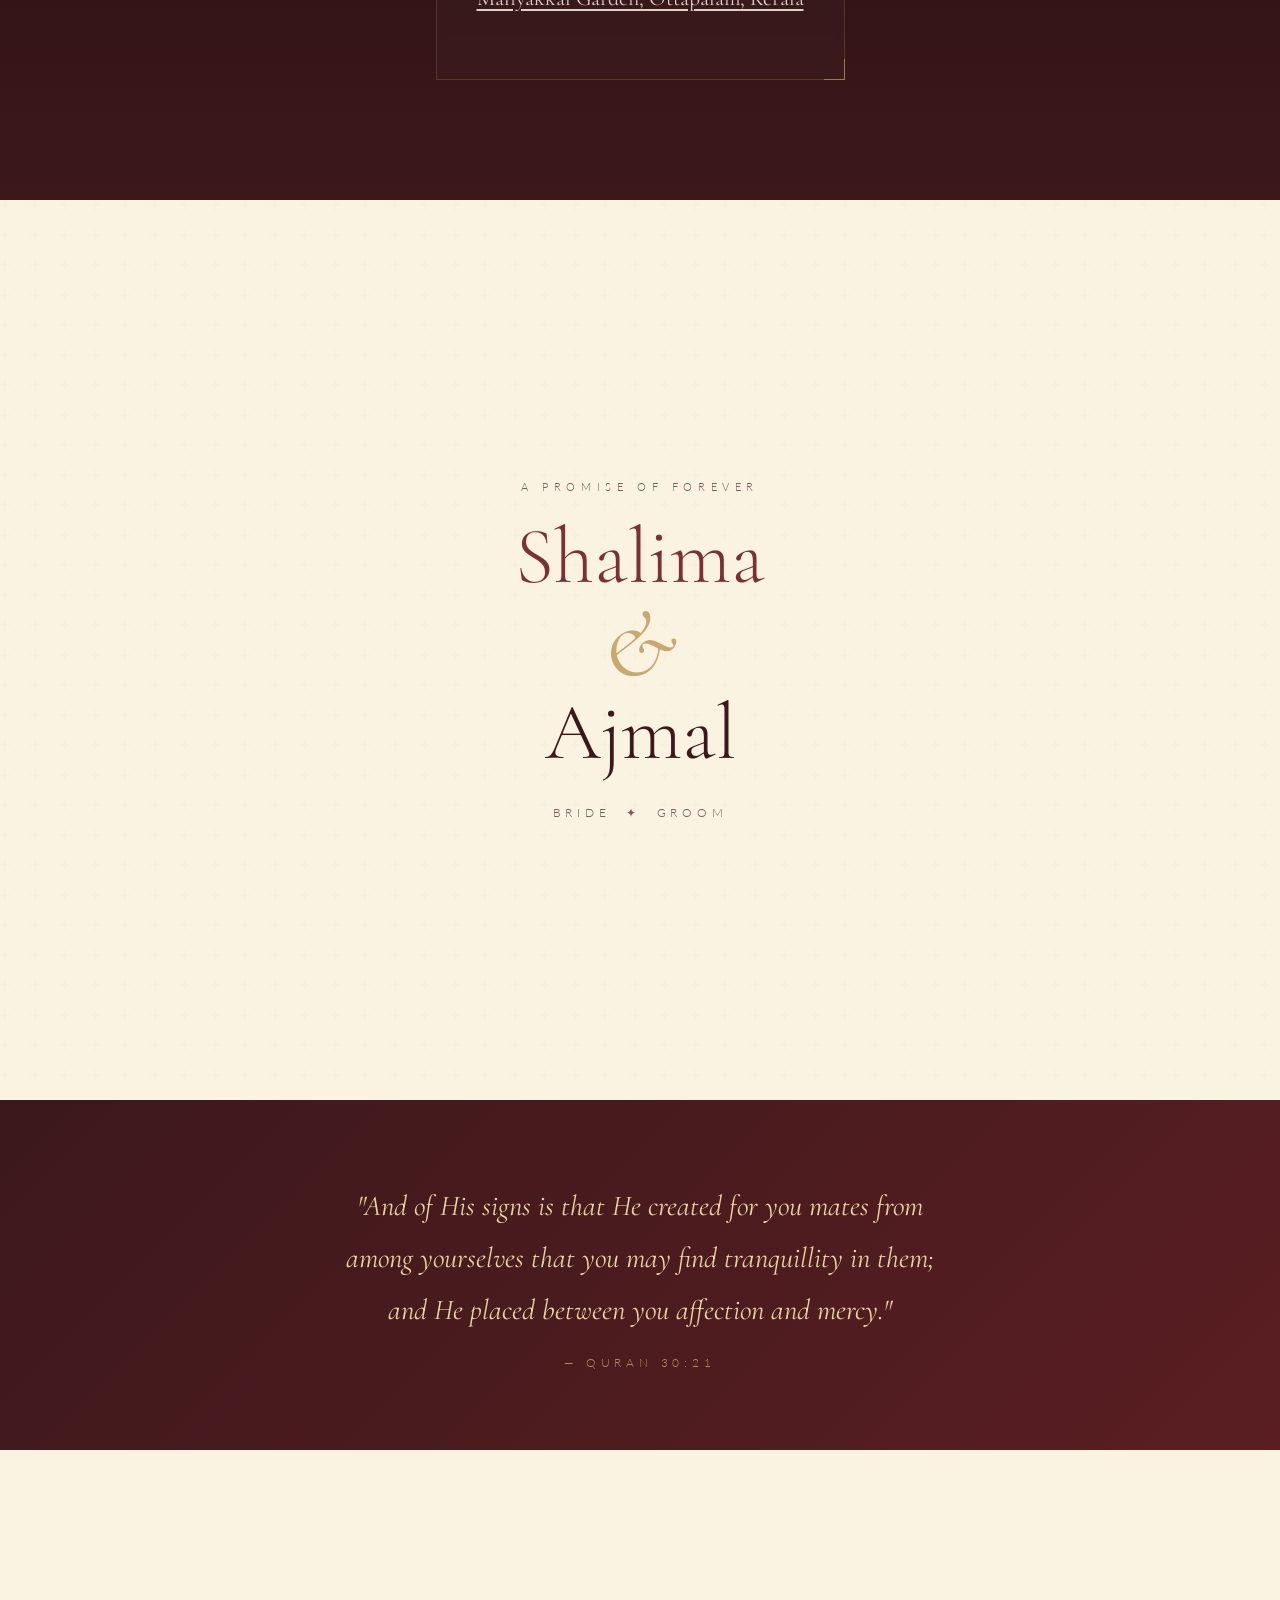
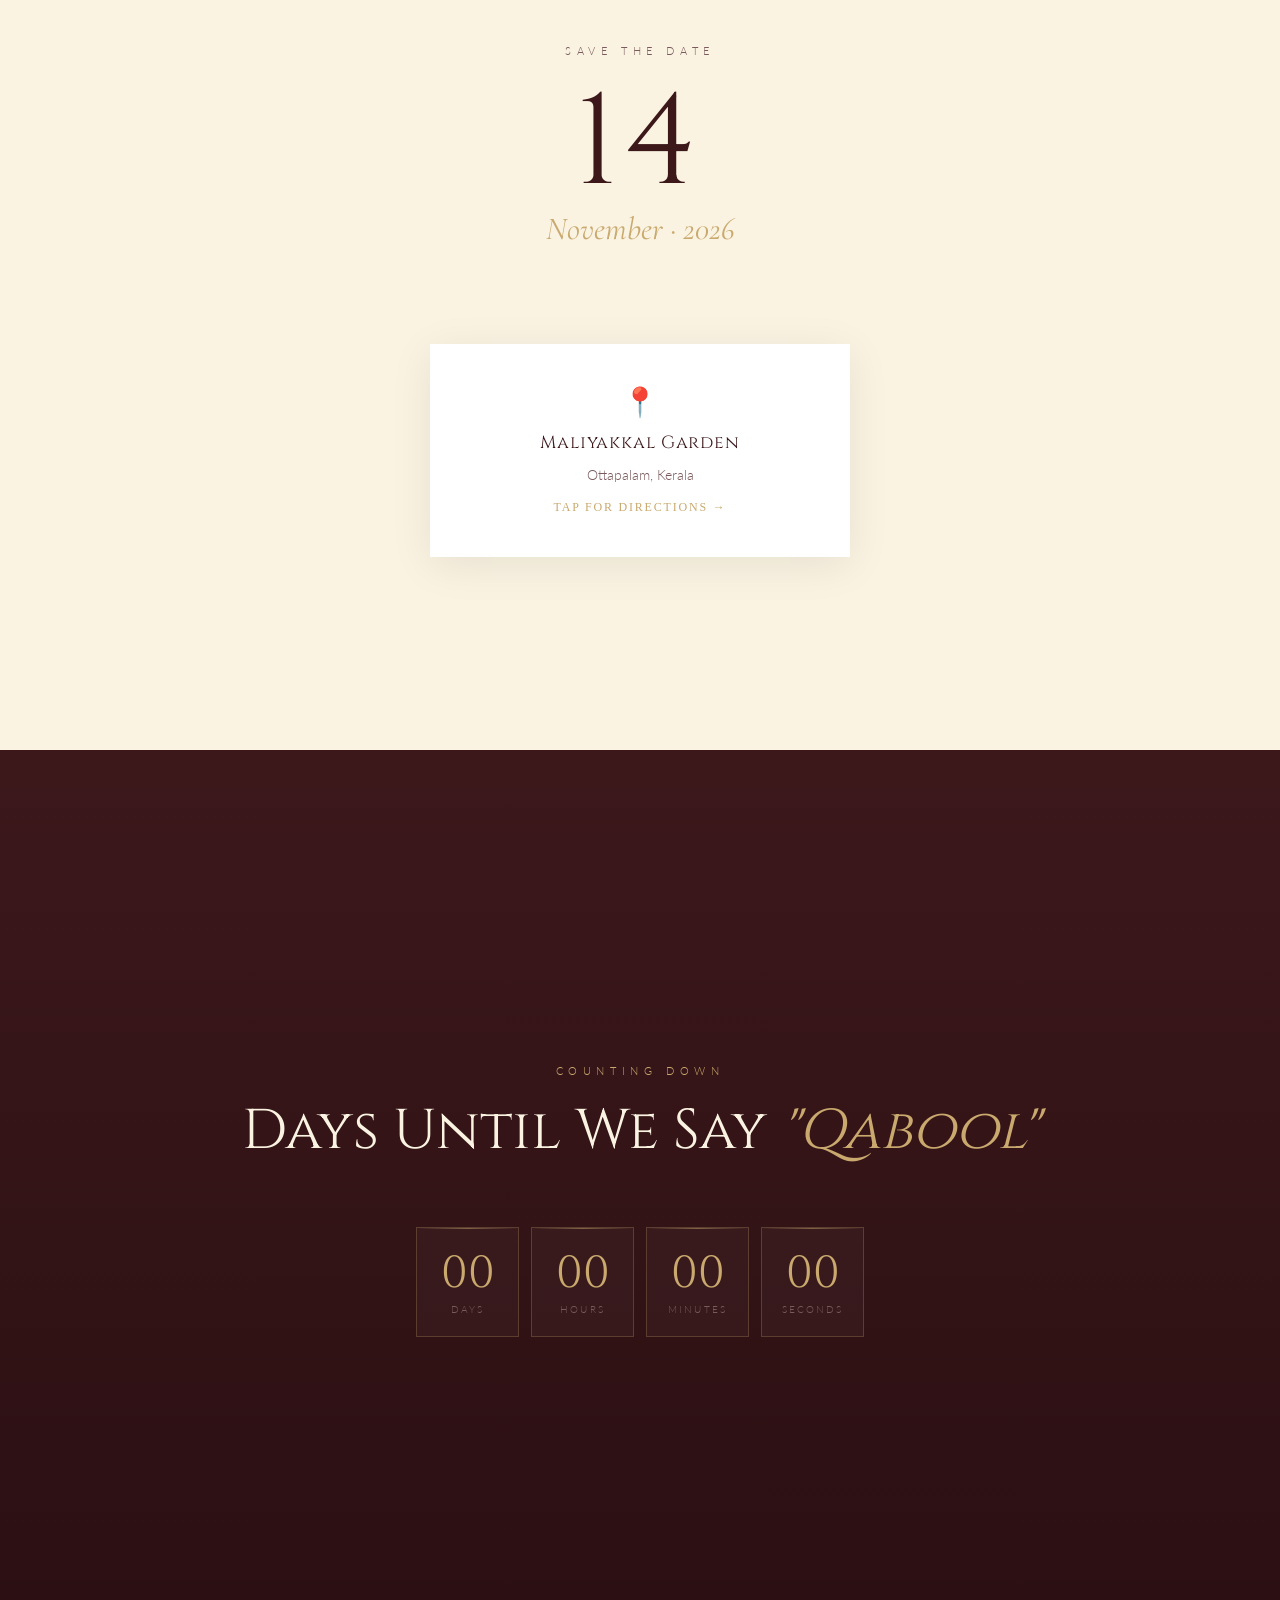
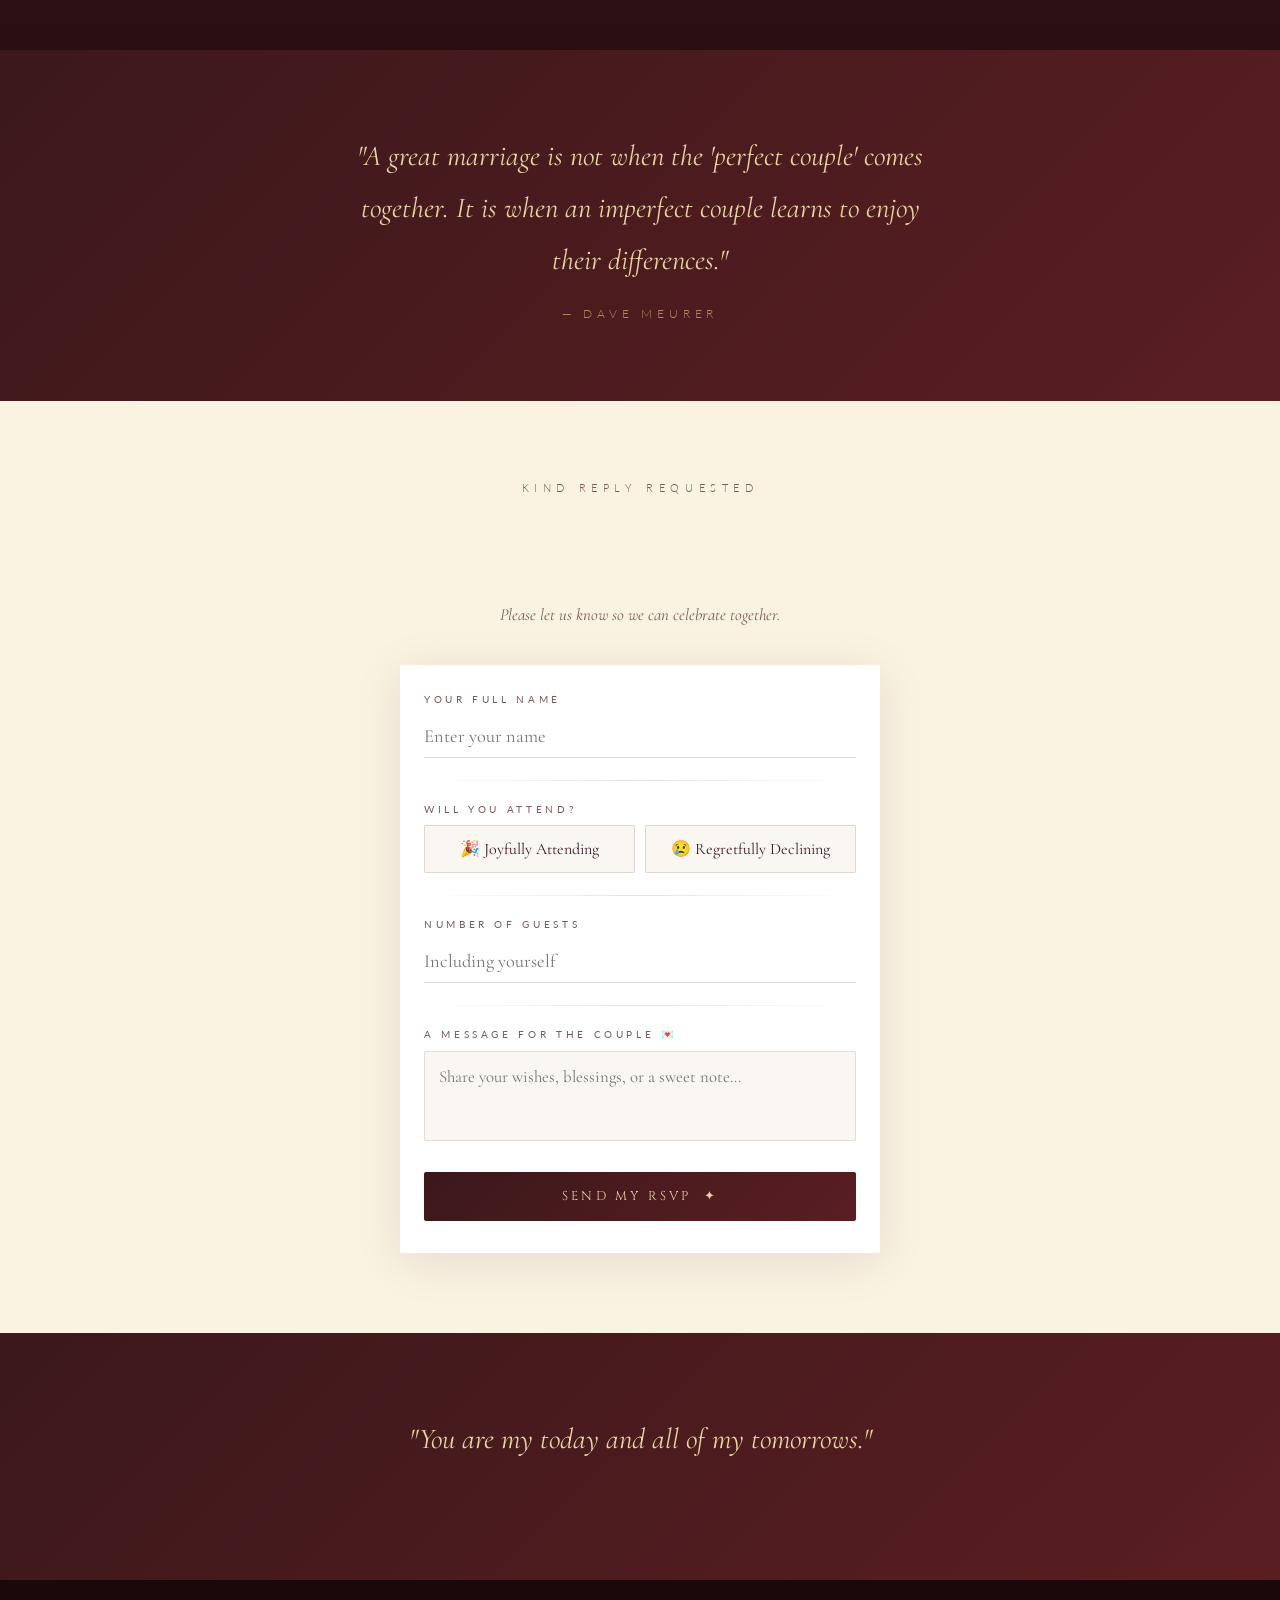
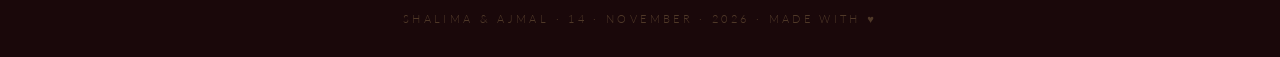
<file: ShalimaAjmal/index.html>
<!DOCTYPE html>
<html lang="en">
<head>
<meta charset="UTF-8"/>
<meta name="viewport" content="width=device-width, initial-scale=1.0"/>
<title>Shalima & Ajmal — Nikah Invitation</title>
  <meta property="og:type" content="website"/>
  <meta property="og:url" content=""/>
  <meta property="og:title" content="Shalima &amp; Ajmal — Nikah Invitation 💍"/>
  <meta property="og:description" content="Join us to celebrate the Nikah of Shalima &amp; Ajmal · 14 November 2026 · Maliyakkal Garden, Ottapalam"/>
  <meta property="og:image" content="https://repository-images.githubusercontent.com/1409341216/a35310b0-623d-4ac5-b205-48e3ba0a79d5"/>
  <meta property="og:image:width" content="1200"/>
  <meta property="og:image:height" content="630"/>
  <meta property="og:image:alt" content="Shalima &amp; Groom Nikah Invitation"/>
  <meta name="theme-color" content="#3C181B"/>
<link href="https://fonts.googleapis.com/css2?family=Cormorant+Garamond:ital,wght@0,300;0,400;0,500;1,300;1,400&family=Cinzel:wght@400;500&family=Lato:wght@300;400&display=swap" rel="stylesheet"/>
<style>
  :root {
    --gold: #c9a96e;
    --gold-light: #e8d5a3;
    --rose: #7a3035;
    --rose-light: #e8c8ca;
    --cream: #FAF3E2;
    --deep: #3C181B;
    --text: #3C181B;
    --muted: #7a5a5c;
  }

  * { margin: 0; padding: 0; box-sizing: border-box; }

  html { scroll-behavior: smooth; }

  body {
    background: var(--deep);
    color: var(--text);
    font-family: 'Lato', sans-serif;
    overflow-x: hidden;
  }

  /* ── PARTICLES ── */
  #particles {
    position: fixed; inset: 0; pointer-events: none; z-index: 0; overflow: hidden;
  }
  .petal {
    position: absolute;
    width: 8px; height: 8px;
    background: var(--rose-light);
    border-radius: 0 100% 0 100%;
    opacity: 0;
    animation: fallPetal linear infinite;
  }
  @keyframes fallPetal {
    0%   { transform: translateY(-20px) rotate(0deg) scale(1); opacity: .7; }
    100% { transform: translateY(110vh) rotate(720deg) scale(.4); opacity: 0; }
  }

  /* ── LOADER ── */
  #loader {
    position: fixed; inset: 0; z-index: 9999;
    background: var(--deep);
    display: flex; flex-direction: column; align-items: center; justify-content: center;
    transition: opacity 1s ease, visibility 1s;
  }
  #loader.hidden { opacity: 0; visibility: hidden; }
  .loader-ring {
    width: 80px; height: 80px;
    border: 1px solid rgba(201,169,110,.2);
    border-top-color: var(--gold);
    border-radius: 50%;
    animation: spin 1.5s linear infinite;
  }
  @keyframes spin { to { transform: rotate(360deg); } }
  .loader-text {
    margin-top: 20px;
    font-family: 'Cormorant Garamond', serif;
    font-style: italic;
    color: var(--gold-light);
    font-size: 1.1rem;
    letter-spacing: .2em;
    opacity: .7;
  }

  /* ── SECTIONS ── */
  section {
    position: relative; z-index: 1;
    min-height: 100vh;
    display: flex; flex-direction: column; align-items: center; justify-content: center;
    padding: 80px 24px;
  }

  /* ── HERO ── */
  #hero {
    background: radial-gradient(ellipse at center, #5a1e22 0%, var(--deep) 70%);
    text-align: center;
    overflow: hidden;
  }
  .hero-ornament {
    width: 280px; opacity: .15;
    margin-bottom: 24px;
    animation: fadeUp 1.8s ease both;
    animation-delay: .5s;
  }
  .invited-label {
    font-family: 'Lato', sans-serif;
    font-weight: 300;
    letter-spacing: .5em;
    text-transform: uppercase;
    color: var(--gold);
    font-size: .75rem;
    opacity: 0;
    animation: fadeUp 1s ease both;
    animation-delay: 1s;
  }
  .guest-name-display {
    font-family: 'Cormorant Garamond', serif;
    font-style: italic;
    font-size: clamp(1.6rem, 5vw, 2.8rem);
    color: var(--gold-light);
    margin: 12px 0 6px;
    opacity: 0;
    animation: fadeUp 1s ease both;
    animation-delay: 1.3s;
  }
  .you-are-invited {
    font-family: 'Cinzel', serif;
    font-size: clamp(2.6rem, 9vw, 6rem);
    color: var(--cream);
    line-height: 1;
    letter-spacing: .04em;
    opacity: 0;
    animation: fadeUp 1.2s ease both;
    animation-delay: 1.7s;
    text-shadow: 0 0 80px rgba(201,169,110,.3);
  }
  .hero-divider {
    display: flex; align-items: center; gap: 16px;
    margin: 28px auto;
    width: 280px;
    opacity: 0;
    animation: fadeUp 1s ease both;
    animation-delay: 2.2s;
  }
  .hero-divider-line { flex: 1; height: 1px; background: var(--gold); opacity: .4; }
  .hero-divider-icon { color: var(--gold); font-size: 1rem; }
  .hero-subtitle {
    font-family: 'Cormorant Garamond', serif;
    font-style: italic;
    font-size: clamp(1rem, 3vw, 1.4rem);
    color: var(--gold-light);
    letter-spacing: .15em;
    opacity: 0;
    animation: fadeUp 1s ease both;
    animation-delay: 2.5s;
  }
  .scroll-hint {
    position: absolute; bottom: 36px;
    display: flex; flex-direction: column; align-items: center; gap: 8px;
    opacity: 0;
    animation: fadeUp 1s ease both, bounce 2s ease infinite;
    animation-delay: 3.5s, 4.5s;
    color: var(--gold); font-size: .7rem; letter-spacing: .3em;
    text-transform: uppercase;
  }
  .scroll-arrow { font-size: 1.2rem; }
  @keyframes bounce {
    0%,100% { transform: translateY(0); }
    50% { transform: translateY(8px); }
  }

  /* ── CEREMONY ── */
  #ceremony {
    background: linear-gradient(180deg, var(--deep) 0%, #2a0f12 50%, var(--deep) 100%);
    text-align: center;
  }
  .section-tag {
    font-family: 'Lato', sans-serif;
    font-weight: 300;
    letter-spacing: .5em;
    text-transform: uppercase;
    color: var(--gold);
    font-size: .7rem;
    margin-bottom: 24px;
  }
  .section-heading {
    font-family: 'Cinzel', serif;
    font-size: clamp(1.8rem, 6vw, 3.5rem);
    color: var(--cream);
    line-height: 1.1;
    margin-bottom: 16px;
  }
  .ampersand {
    font-family: 'Cormorant Garamond', serif;
    font-style: italic;
    color: var(--gold);
    font-size: 1.2em;
  }
  .ceremony-box {
    margin: 48px auto 0;
    max-width: 500px;
    border: 1px solid rgba(201,169,110,.2);
    padding: 48px 40px;
    position: relative;
    background: rgba(255,255,255,.02);
    backdrop-filter: blur(4px);
  }
  .ceremony-box::before, .ceremony-box::after {
    content: '';
    position: absolute;
    width: 20px; height: 20px;
    border-color: var(--gold);
    border-style: solid;
    opacity: .6;
  }
  .ceremony-box::before { top: -1px; left: -1px; border-width: 1px 0 0 1px; }
  .ceremony-box::after  { bottom: -1px; right: -1px; border-width: 0 1px 1px 0; }
  .ceremony-detail { margin: 20px 0; }
  .ceremony-detail-label {
    font-family: 'Lato', sans-serif;
    font-weight: 300;
    letter-spacing: .4em;
    font-size: .65rem;
    color: var(--gold);
    text-transform: uppercase;
    margin-bottom: 6px;
  }
  .ceremony-detail-value {
    font-family: 'Cormorant Garamond', serif;
    font-size: 1.35rem;
    color: var(--cream);
  }
  .sep { width: 40px; height: 1px; background: rgba(201,169,110,.3); margin: 16px auto; }

  /* ── NAMES ── */
  #names {
    background: var(--cream);
    text-align: center;
    position: relative;
    overflow: hidden;
  }
  #names::before {
    content: '';
    position: absolute; inset: 0;
    background: url("data:image/svg+xml,%3Csvg width='60' height='60' viewBox='0 0 60 60' xmlns='http://www.w3.org/2000/svg'%3E%3Cg fill='none' fill-rule='evenodd'%3E%3Cg fill='%23c9a96e' fill-opacity='0.04'%3E%3Cpath d='M36 34v-4h-2v4h-4v2h4v4h2v-4h4v-2h-4zm0-30V0h-2v4h-4v2h4v4h2V6h4V4h-4zM6 34v-4H4v4H0v2h4v4h2v-4h4v-2H6zM6 4V0H4v4H0v2h4v4h2V6h4V4H6z'/%3E%3C/g%3E%3C/g%3E%3C/svg%3E");
  }
  .names-wrapper { position: relative; z-index: 1; }
  .name-groom, .name-bride {
    font-family: 'Cormorant Garamond', serif;
    font-weight: 300;
    line-height: 1;
  }
  .name-groom {
    font-size: clamp(2.4rem, 8vw, 5rem);
    color: var(--text);
    opacity: 0;
    transform: translateX(-40px);
    transition: opacity 1s ease, transform 1s ease;
  }
  .name-bride {
    font-size: clamp(2.4rem, 8vw, 5rem);
    color: var(--rose);
    opacity: 0;
    transform: translateX(40px);
    transition: opacity 1s ease, transform 1s ease;
    transition-delay: .4s;
  }
  .name-groom.visible, .name-bride.visible {
    opacity: 1; transform: translateX(0);
  }
  .names-and {
    font-family: 'Cormorant Garamond', serif;
    font-style: italic;
    font-size: clamp(3rem, 10vw, 6rem);
    color: var(--gold);
    line-height: 1;
    opacity: 0;
    transition: opacity 1s ease;
    transition-delay: .2s;
  }
  .names-and.visible { opacity: 1; }
  .names-title {
    font-family: 'Lato', sans-serif;
    font-weight: 300;
    font-size: .75rem;
    letter-spacing: .4em;
    text-transform: uppercase;
    color: var(--muted);
    margin-top: 32px;
  }

  /* ── QUOTE ── */
  .quote-section {
    background: linear-gradient(135deg, #3C181B 0%, #5a1e22 100%);
    text-align: center;
    padding: 80px 24px;
    min-height: auto;
  }
  .quote-text {
    font-family: 'Cormorant Garamond', serif;
    font-style: italic;
    font-size: clamp(1.2rem, 3.5vw, 1.8rem);
    color: var(--gold-light);
    max-width: 600px;
    line-height: 1.8;
    opacity: 0;
    transition: opacity 1.2s ease;
  }
  .quote-text.visible { opacity: 1; }
  .quote-attr {
    margin-top: 20px;
    font-family: 'Lato', sans-serif;
    font-weight: 300;
    font-size: .75rem;
    letter-spacing: .4em;
    text-transform: uppercase;
    color: var(--gold);
    opacity: .6;
  }

  /* ── DATE ── */
  #date-venue {
    background: var(--cream);
    text-align: center;
  }
  .date-big {
    font-family: 'Cinzel', serif;
    font-size: clamp(3rem, 12vw, 8rem);
    color: var(--text);
    line-height: 1;
    letter-spacing: .05em;
  }
  .date-month {
    font-family: 'Cormorant Garamond', serif;
    font-style: italic;
    font-size: clamp(1.2rem, 4vw, 2rem);
    color: var(--gold);
    display: block;
  }
  .venue-card {
    margin: 48px auto 0;
    max-width: 420px;
    background: white;
    box-shadow: 0 8px 40px rgba(0,0,0,.08);
    padding: 40px 32px;
  }
  .venue-icon { font-size: 1.8rem; margin-bottom: 12px; }
  .venue-name {
    font-family: 'Cinzel', serif;
    font-size: 1.1rem;
    color: var(--text);
    margin-bottom: 8px;
    letter-spacing: .05em;
  }
  .venue-address {
    font-family: 'Lato', sans-serif;
    font-weight: 300;
    font-size: .9rem;
    color: var(--muted);
    line-height: 1.6;
  }

  /* ── COUNTDOWN ── */
  #countdown {
    background: linear-gradient(180deg, #3C181B 0%, #2a0f12 100%);
    text-align: center;
  }
  .countdown-grid {
    display: grid;
    grid-template-columns: repeat(4, 1fr);
    gap: 12px;
    margin-top: 48px;
    width: 100%;
    max-width: 480px;
    padding: 0 16px;
    box-sizing: border-box;
  }
  .countdown-item {
    width: 100%;
    padding: 24px 4px 20px;
    border: 1px solid rgba(201,169,110,.25);
    background: rgba(255,255,255,.03);
    position: relative;
    text-align: center;
    box-sizing: border-box;
  }
  .countdown-item::before {
    content: '';
    position: absolute; top: 0; left: 0; right: 0;
    height: 1px;
    background: linear-gradient(90deg, transparent, var(--gold), transparent);
    opacity: .5;
  }
  .countdown-num {
    font-family: 'Cinzel', serif;
    font-size: clamp(1.4rem, 5vw, 2.8rem);
    color: var(--gold);
    line-height: 1;
    display: block;
  }
  .countdown-label {
    font-family: 'Lato', sans-serif;
    font-weight: 300;
    font-size: clamp(.5rem, 1.8vw, .65rem);
    letter-spacing: .2em;
    text-transform: uppercase;
    color: var(--muted);
    margin-top: 8px;
  }

  /* ── RSVP ── */
  #rsvp {
    background: var(--cream);
    text-align: center;
    padding: 80px 16px;
  }
  .rsvp-card {
    width: 100%;
    max-width: 480px;
    margin: 40px auto 0;
    background: #fff;
    border-radius: 2px;
    box-shadow: 0 8px 48px rgba(60,24,27,.10);
    overflow: hidden;
  }
  .rsvp-form {
    padding: 28px 24px 32px;
    text-align: left;
  }
  .form-group { margin-bottom: 22px; }
  .form-label {
    display: block;
    font-family: 'Lato', sans-serif;
    font-weight: 400;
    font-size: .65rem;
    letter-spacing: .35em;
    text-transform: uppercase;
    color: var(--muted);
    margin-bottom: 10px;
  }
  .form-input {
    width: 100%;
    border: none;
    border-bottom: 1.5px solid rgba(60,24,27,.15);
    background: transparent;
    padding: 10px 0;
    font-family: 'Cormorant Garamond', serif;
    font-size: 1.15rem;
    color: var(--text);
    outline: none;
    transition: border-color .3s;
    -webkit-appearance: none;
    border-radius: 0;
  }
  .form-input:focus { border-color: var(--gold); }

  /* Attendance pill buttons */
  .radio-group {
    display: grid;
    grid-template-columns: 1fr 1fr;
    gap: 10px;
  }
  .radio-label {
    display: flex;
    align-items: center;
    justify-content: center;
    gap: 8px;
    cursor: pointer;
    font-family: 'Cormorant Garamond', serif;
    font-size: 1rem;
    color: var(--text);
    padding: 13px 10px;
    border: 1.5px solid rgba(60,24,27,.15);
    border-radius: 2px;
    transition: all .25s;
    text-align: center;
    line-height: 1.3;
    background: #faf7f2;
  }
  .radio-label:has(input:checked),
  .radio-label.selected {
    border-color: var(--gold);
    background: rgba(201,169,110,.10);
    color: var(--deep);
    font-weight: 500;
    box-shadow: 0 2px 12px rgba(201,169,110,.18);
  }
  .radio-label input { display: none; }

  .form-textarea {
    width: 100%;
    border: 1.5px solid rgba(60,24,27,.12);
    background: #faf7f2;
    padding: 14px 14px;
    font-family: 'Cormorant Garamond', serif;
    font-size: 1.05rem;
    color: var(--text);
    outline: none;
    resize: none;
    min-height: 90px;
    transition: border-color .3s;
    border-radius: 2px;
    -webkit-appearance: none;
  }
  .form-textarea:focus { border-color: var(--gold); background: #fff; }

  .submit-btn {
    width: 100%;
    padding: 16px;
    background: linear-gradient(135deg, var(--deep) 0%, #5a1e22 100%);
    color: var(--gold-light);
    border: none;
    font-family: 'Cinzel', serif;
    font-size: .8rem;
    letter-spacing: .25em;
    text-transform: uppercase;
    cursor: pointer;
    transition: opacity .3s, transform .2s;
    margin-top: 6px;
    border-radius: 2px;
  }
  .submit-btn:hover { opacity: .88; transform: translateY(-1px); }
  .submit-btn:disabled { opacity: .6; cursor: not-allowed; transform: none; }

  .form-success {
    display: none;
    text-align: center;
    padding: 48px 28px;
    background: white;
  }
  .form-success-icon { font-size: 3rem; margin-bottom: 16px; animation: successPop .5s cubic-bezier(.175,.885,.32,1.275) both; }
  @keyframes successPop {
    from { transform: scale(0); opacity: 0; }
    to   { transform: scale(1); opacity: 1; }
  }
  .form-success h3 {
    font-family: 'Cinzel', serif;
    font-size: 1.1rem;
    color: var(--text);
    margin-bottom: 12px;
    letter-spacing: .05em;
  }
  .form-success p {
    font-family: 'Cormorant Garamond', serif;
    font-style: italic;
    font-size: 1.1rem;
    color: var(--muted);
    line-height: 1.7;
    max-width: 320px;
    margin: 0 auto;
  }
  .form-divider {
    height: 1px;
    background: linear-gradient(90deg, transparent, rgba(60,24,27,.12), transparent);
    margin: 4px 0 22px;
  }

  @media (max-width: 400px) {
    .rsvp-form { padding: 24px 18px 28px; }
    .rsvp-card-header { padding: 24px 18px 20px; }
    .radio-group { grid-template-columns: 1fr; }
    .radio-label { padding: 12px 10px; }
  }

  /* ── THANKS ── */
  #thanks {
    background: linear-gradient(180deg, #3C181B 0%, #200c0e 100%);
    text-align: center;
  }
  .thanks-names {
    display: flex; flex-wrap: wrap; justify-content: center;
    gap: 12px 24px;
    margin: 40px auto 0;
    max-width: 500px;
  }
  .thanks-name {
    font-family: 'Cormorant Garamond', serif;
    font-style: italic;
    font-size: 1.15rem;
    color: var(--gold-light);
    padding: 8px 20px;
    border: 1px solid rgba(201,169,110,.2);
    opacity: 0;
    transform: translateY(16px);
    transition: opacity .8s ease, transform .8s ease;
  }
  .thanks-name.visible { opacity: 1; transform: translateY(0); }
  .closing-msg {
    margin: 60px auto 0;
    font-family: 'Cormorant Garamond', serif;
    font-style: italic;
    font-size: clamp(1rem, 3vw, 1.3rem);
    color: var(--muted);
    max-width: 480px;
    line-height: 1.8;
  }
  .closing-names {
    font-family: 'Cinzel', serif;
    font-size: clamp(1rem, 3vw, 1.4rem);
    color: var(--gold);
    margin: 24px auto 0;
    letter-spacing: .04em;
  }

  /* ── FOOTER ── */
  footer {
    background: #1a080a;
    text-align: center;
    padding: 32px 24px;
    position: relative; z-index: 1;
  }
  .footer-text {
    font-family: 'Lato', sans-serif;
    font-weight: 300;
    font-size: .7rem;
    letter-spacing: .3em;
    color: rgba(201,169,110,.3);
    text-transform: uppercase;
  }

  /* ── SHARE PANEL ── */
  #share-panel {
    position: fixed;
    bottom: 24px; right: 24px;
    z-index: 1000;
  }
  .share-btn {
    background: var(--gold);
    color: white;
    border: none;
    border-radius: 50%;
    width: 52px; height: 52px;
    font-size: 1.4rem;
    cursor: pointer;
    box-shadow: 0 4px 20px rgba(0,0,0,.4);
    transition: transform .2s;
    display: flex; align-items: center; justify-content: center;
  }
  .share-btn:hover { transform: scale(1.08); }
  .share-dropdown {
    position: absolute;
    bottom: 64px; right: 0;
    background: #2a0f12;
    border: 1px solid rgba(201,169,110,.25);
    padding: 20px;
    width: 280px;
    display: none;
    box-shadow: 0 8px 40px rgba(0,0,0,.5);
  }
  .share-dropdown.open { display: block; }
  .share-dropdown h4 {
    font-family: 'Cinzel', serif;
    font-size: .8rem;
    color: var(--gold);
    letter-spacing: .15em;
    margin-bottom: 14px;
  }
  .share-input-row { display: flex; gap: 8px; margin-bottom: 10px; }
  .share-name-input {
    flex: 1;
    background: rgba(255,255,255,.05);
    border: 1px solid rgba(201,169,110,.2);
    padding: 10px 12px;
    font-family: 'Cormorant Garamond', serif;
    font-size: 1rem;
    color: var(--cream);
    outline: none;
  }
  .share-name-input:focus { border-color: var(--gold); }
  .copy-link-btn {
    background: var(--gold);
    color: white;
    border: none;
    padding: 10px 14px;
    font-size: .8rem;
    cursor: pointer;
    white-space: nowrap;
    font-family: 'Cinzel', serif;
    letter-spacing: .1em;
    transition: background .2s;
  }
  .copy-link-btn:hover { background: #a8824d; }
  .share-note {
    font-family: 'Lato', sans-serif;
    font-size: .7rem;
    color: var(--muted);
    line-height: 1.5;
    margin-top: 4px;
  }
  .copied-msg {
    font-family: 'Cormorant Garamond', serif;
    font-style: italic;
    color: var(--gold);
    font-size: .9rem;
    text-align: center;
    margin-top: 8px;
    display: none;
  }

  /* ── ANIMATIONS ── */
  @keyframes fadeUp {
    from { opacity: 0; transform: translateY(24px); }
    to   { opacity: 1; transform: translateY(0); }
  }
  .reveal {
    opacity: 0; transform: translateY(30px);
    transition: opacity 1s ease, transform 1s ease;
  }
  .reveal.visible { opacity: 1; transform: translateY(0); }

  /* ── SPLASH SCREEN ── */
  #splash {
    position: fixed; inset: 0; z-index: 99999;
    background: #3C181B;
    display: flex; flex-direction: column;
    align-items: center; justify-content: center;
    text-align: center;
    padding: 40px 24px;
    cursor: pointer;
    transition: opacity 1.2s ease, visibility 1.2s;
  }
  #splash.hidden { opacity: 0; visibility: hidden; pointer-events: none; }

  .splash-ornament {
    width: 200px;
    opacity: 0;
    animation: splashFadeUp 1.4s ease both;
    animation-delay: .3s;
  }
  .splash-tag {
    font-family: 'Lato', sans-serif;
    font-weight: 300;
    letter-spacing: .6em;
    text-transform: uppercase;
    color: var(--gold);
    font-size: .65rem;
    opacity: 0;
    animation: splashFadeUp 1s ease both;
    animation-delay: .8s;
    margin-bottom: 16px;
  }
  .splash-names {
    font-family: 'Cormorant Garamond', serif;
    font-style: italic;
    font-size: clamp(2.8rem, 10vw, 5.5rem);
    color: var(--cream);
    line-height: 1;
    opacity: 0;
    animation: splashFadeUp 1.2s ease both;
    animation-delay: 1.1s;
  }
  .splash-names span { color: var(--gold); }
  .splash-divider {
    display: flex; align-items: center; gap: 14px;
    margin: 24px auto;
    width: 220px;
    opacity: 0;
    animation: splashFadeUp 1s ease both;
    animation-delay: 1.5s;
  }
  .splash-divider-line { flex: 1; height: 1px; background: var(--gold); opacity: .35; }
  .splash-date {
    font-family: 'Cinzel', serif;
    font-size: .8rem;
    color: var(--gold-light);
    letter-spacing: .2em;
    opacity: 0;
    animation: splashFadeUp 1s ease both;
    animation-delay: 1.8s;
    margin-bottom: 48px;
  }
  .splash-btn {
    display: flex; flex-direction: column; align-items: center; gap: 10px;
    opacity: 0;
    animation: splashFadeUp 1s ease both, splashPulse 2.5s ease infinite;
    animation-delay: 2.2s, 3.2s;
  }
  .splash-btn-ring {
    width: 64px; height: 64px;
    border-radius: 50%;
    border: 1px solid rgba(201,169,110,.5);
    display: flex; align-items: center; justify-content: center;
    font-size: 1.6rem;
    position: relative;
  }
  .splash-btn-ring::before {
    content: '';
    position: absolute; inset: -6px;
    border-radius: 50%;
    border: 1px solid rgba(201,169,110,.2);
    animation: ripple 2.5s ease infinite;
    animation-delay: 3.2s;
  }
  .splash-btn-ring::after {
    content: '';
    position: absolute; inset: -12px;
    border-radius: 50%;
    border: 1px solid rgba(201,169,110,.1);
    animation: ripple 2.5s ease infinite;
    animation-delay: 3.5s;
  }
  .splash-btn-text {
    font-family: 'Lato', sans-serif;
    font-weight: 300;
    font-size: .65rem;
    letter-spacing: .45em;
    text-transform: uppercase;
    color: var(--gold);
    opacity: .8;
  }
  @keyframes splashFadeUp {
    from { opacity: 0; transform: translateY(20px); }
    to   { opacity: 1; transform: translateY(0); }
  }
  @keyframes splashPulse {
    0%,100% { transform: scale(1); }
    50% { transform: scale(1.04); }
  }
  @keyframes ripple {
    0% { transform: scale(1); opacity: .6; }
    100% { transform: scale(1.4); opacity: 0; }
  }
  @media (max-width: 480px) {
    .countdown-grid { max-width: 100%; gap: 8px; padding: 0 12px; }
    .countdown-item { padding: 16px 4px; }
    .ceremony-box { padding: 32px 20px; }
  }
</style>
</head>
<body>

<!-- ═══════════ SPLASH SCREEN ═══════════ -->
<div id="splash" onclick="openInvitation()">
  <svg class="splash-ornament" viewBox="0 0 320 100" fill="none" xmlns="http://www.w3.org/2000/svg">
    <path d="M160 50 C160 50 130 10 90 10 C50 10 20 30 20 50 C20 70 50 90 90 90 C130 90 160 50 160 50 C160 50 190 10 230 10 C270 10 300 30 300 50 C300 70 270 90 230 90 C190 90 160 50 160 50 Z" stroke="#c9a96e" stroke-width="1.2" fill="none"/>
    <circle cx="160" cy="50" r="3" fill="#c9a96e"/>
    <circle cx="20" cy="50" r="2.5" fill="#c9a96e"/>
    <circle cx="300" cy="50" r="2.5" fill="#c9a96e"/>
    <circle cx="90" cy="14" r="1.8" fill="#c9a96e" opacity="0.7"/>
    <circle cx="230" cy="14" r="1.8" fill="#c9a96e" opacity="0.7"/>
    <circle cx="90" cy="86" r="1.8" fill="#c9a96e" opacity="0.7"/>
    <circle cx="230" cy="86" r="1.8" fill="#c9a96e" opacity="0.7"/>
  </svg>
  <div class="splash-tag">Our Nikah Invitation</div>
  <div class="splash-names" id="splashNames">Shalima <span>&</span> Ajmal</div>
  <div class="splash-divider">
    <div class="splash-divider-line"></div>
    <div style="color:var(--gold);font-size:.8rem">✦</div>
    <div class="splash-divider-line"></div>
  </div>
  <div class="splash-date">14 · November · 2026</div>
  <div class="splash-btn">
    <div class="splash-btn-ring">
      <svg viewBox="0 0 48 48" fill="none" xmlns="http://www.w3.org/2000/svg" style="width:34px;height:34px;">
        <!-- Envelope body -->
        <rect x="5" y="13" width="38" height="26" rx="2" stroke="#c9a96e" stroke-width="1.4" fill="none"/>
        <!-- Envelope flap open -->
        <path d="M5 15 L24 28 L43 15" stroke="#c9a96e" stroke-width="1.4" fill="none" stroke-linejoin="round"/>
        <!-- Small wax seal dot -->
        <circle cx="24" cy="28" r="2.2" fill="#c9a96e" opacity="0.85"/>
        <!-- Decorative top flourish -->
        <path d="M18 9 Q24 5 30 9" stroke="#c9a96e" stroke-width="1" fill="none" opacity="0.6"/>
        <circle cx="24" cy="7.5" r="1.2" fill="#c9a96e" opacity="0.7"/>
      </svg>
    </div>
    <div class="splash-btn-text">Tap to open</div>
  </div>
</div>

<div id="loader">
  <div class="loader-ring"></div>
  <div class="loader-text">With love, loading your invitation…</div>
</div>

<!-- PETALS -->
<div id="particles"></div>

<!-- ═══════════ HERO ═══════════ -->
<section id="hero">
  <svg class="hero-ornament" viewBox="0 0 320 100" fill="none" xmlns="http://www.w3.org/2000/svg">
    <path d="M160 50 C160 50 130 10 90 10 C50 10 20 30 20 50 C20 70 50 90 90 90 C130 90 160 50 160 50 C160 50 190 10 230 10 C270 10 300 30 300 50 C300 70 270 90 230 90 C190 90 160 50 160 50 Z" stroke="#c9a96e" stroke-width="1.2" fill="none"/>
    <circle cx="160" cy="50" r="3" fill="#c9a96e"/>
    <circle cx="20" cy="50" r="2.5" fill="#c9a96e"/>
    <circle cx="300" cy="50" r="2.5" fill="#c9a96e"/>
    <circle cx="90" cy="14" r="1.8" fill="#c9a96e" opacity="0.7"/>
    <circle cx="230" cy="14" r="1.8" fill="#c9a96e" opacity="0.7"/>
    <circle cx="90" cy="86" r="1.8" fill="#c9a96e" opacity="0.7"/>
    <circle cx="230" cy="86" r="1.8" fill="#c9a96e" opacity="0.7"/>
  </svg>

  <div class="guest-name-display" id="guestDisplay">Dear Guest,</div>
  <div class="invited-label">You are cordially invited</div>
  <div class="you-are-invited">to our Nikah</div>

  <div class="hero-divider">
    <div class="hero-divider-line"></div>
    <div class="hero-divider-icon">✦</div>
    <div class="hero-divider-line"></div>
  </div>

  <div class="hero-subtitle">A celebration of love & union</div>

  <div class="scroll-hint">
    <span>Scroll to explore</span>
    <span class="scroll-arrow">↓</span>
  </div>
</section>

<!-- ═══════════ CEREMONY ═══════════ -->
<section id="ceremony">
  <div class="section-tag reveal">The Nikah Ceremony</div>
  <div class="section-heading reveal" style="transition-delay:.15s">
    Two souls, one journey
  </div>
  <p class="reveal" style="color:var(--muted);font-family:'Cormorant Garamond',serif;font-style:italic;font-size:1.1rem;max-width:420px;text-align:center;line-height:1.7;transition-delay:.3s">
    With immense joy and God's grace, we invite you to witness and celebrate the beginning of a beautiful new chapter.
  </p>

  <div class="ceremony-box reveal" style="transition-delay:.5s">
    <div class="ceremony-detail">
      <div class="ceremony-detail-label">The Occasion</div>
      <div class="ceremony-detail-value">Nikah</div>
    </div>
    <div class="sep"></div>
    <div class="ceremony-detail">
      <div class="ceremony-detail-label">The Date</div>
      <div class="ceremony-detail-value">14th November, 2026</div>
    </div>
    <div class="sep"></div>
    <div class="ceremony-detail">
      <div class="ceremony-detail-label">Venue</div>
      <div class="ceremony-detail-value"><a href="https://maps.app.goo.gl/76kfvj7vfohMnCpFA" target="_blank" style="color:inherit;text-decoration:underline;text-underline-offset:4px;opacity:.85;">Malayakkal Garden, Ottapalam</a></div>
    </div>
  </div>
</section>

<!-- ═══════════ NAMES ═══════════ -->
<section id="names">
  <div class="names-wrapper">
    <div class="section-tag reveal" style="color:var(--muted)">A Promise of Forever</div>
    <div class="name-bride" id="nameGroom">Shalima</div>
    <div class="names-and" id="namesAnd">&amp;</div>
    <div class="name-groom" id="nameBride">Ajmal</div>
    <div class="names-title reveal" style="transition-delay:.8s">Bride &nbsp;✦&nbsp; Groom</div>
  </div>
</section>

<!-- ═══════════ QUOTE 1 ═══════════ -->
<div class="quote-section" style="display:flex;flex-direction:column;align-items:center;">
  <div class="quote-text" id="q1">
    "And of His signs is that He created for you mates from among yourselves that you may find tranquillity in them; and He placed between you affection and mercy."
  </div>
  <div class="quote-attr" id="q1a" style="opacity:0;transition:opacity 1.2s ease .4s;color:var(--gold)">— Quran 30:21</div>
</div>

<!-- ═══════════ DATE & VENUE ═══════════ -->
<section id="date-venue">
  <div class="section-tag reveal" style="color:var(--muted)">Save the Date</div>

  <div class="reveal" style="transition-delay:.2s">
    <div class="date-big">14</div>
    <span class="date-month">November &nbsp;·&nbsp; 2026</span>
  </div>

  <a href="https://maps.app.goo.gl/76kfvj7vfohMnCpFA" target="_blank" style="text-decoration:none;display:block;max-width:420px;width:100%;margin:48px auto 0;">
  <div class="venue-card reveal" style="transition-delay:.4s;cursor:pointer;transition:box-shadow .3s,transform .2s;">
    <div class="venue-icon">📍</div>
    <div class="venue-name">Malayakkal Garden</div>
    <div class="venue-address">
      Ottapalam, Kerala<br>
      <span style="display:inline-block;margin-top:12px;font-size:.75rem;letter-spacing:.15em;color:var(--gold);font-family:'Cinzel',serif;">TAP FOR DIRECTIONS →</span>
    </div>
  </div>
  </a>
</section>

<!-- ═══════════ COUNTDOWN ═══════════ -->
<section id="countdown">
  <div class="section-tag reveal">Counting Down</div>
  <div class="section-heading reveal" style="color:var(--cream);transition-delay:.2s">Days Until We Say <em style="color:var(--gold);font-style:italic">"Qabool"</em></div>

  <div class="countdown-grid">
    <div class="countdown-item reveal" style="transition-delay:.3s">
      <span class="countdown-num" id="cd-days">00</span>
      <span class="countdown-label">Days</span>
    </div>
    <div class="countdown-item reveal" style="transition-delay:.45s">
      <span class="countdown-num" id="cd-hours">00</span>
      <span class="countdown-label">Hours</span>
    </div>
    <div class="countdown-item reveal" style="transition-delay:.6s">
      <span class="countdown-num" id="cd-mins">00</span>
      <span class="countdown-label">Minutes</span>
    </div>
    <div class="countdown-item reveal" style="transition-delay:.75s">
      <span class="countdown-num" id="cd-secs">00</span>
      <span class="countdown-label">Seconds</span>
    </div>
  </div>
</section>

<!-- ═══════════ QUOTE 2 ═══════════ -->
<div class="quote-section" style="display:flex;flex-direction:column;align-items:center;">
  <div class="quote-text" id="q2">
    "A great marriage is not when the 'perfect couple' comes together. It is when an imperfect couple learns to enjoy their differences."
  </div>
  <div class="quote-attr" id="q2a" style="opacity:0;transition:opacity 1.2s ease .4s;color:var(--gold)">— Dave Meurer</div>
</div>

<!-- ═══════════ RSVP ═══════════ -->
<section id="rsvp">
  <div class="section-tag reveal" style="color:var(--muted)">Kind Reply Requested</div>
  <div class="section-heading reveal" style="transition-delay:.15s">Will You Join Us?</div>
  <p class="reveal" style="font-family:'Cormorant Garamond',serif;font-style:italic;color:var(--muted);font-size:1.05rem;margin-top:8px;transition-delay:.3s">
    Please let us know so we can celebrate together.
  </p>

  <div class="rsvp-card reveal" style="transition-delay:.45s">


    <form class="rsvp-form" id="rsvpForm" onsubmit="submitRSVP(event)">

      <div class="form-group">
        <label class="form-label">Your Full Name</label>
        <input class="form-input" type="text" id="rsvpName" name="entry.726156108" placeholder="Enter your name" required/>
      </div>

      <div class="form-divider"></div>

      <div class="form-group">
        <label class="form-label">Will you attend?</label>
        <div class="radio-group" id="attendGroup">
          <label class="radio-label" onclick="selectAttend(this)">
            <input type="radio" name="entry.2132377375" value="Yes"/> 🎉 Joyfully Attending
          </label>
          <label class="radio-label" onclick="selectAttend(this)">
            <input type="radio" name="entry.2132377375" value="No"/> 😢 Regretfully Declining
          </label>
        </div>
      </div>

      <div class="form-divider"></div>

      <div class="form-group">
        <label class="form-label">Number of Guests</label>
        <input class="form-input" type="number" id="rsvpGuests" name="entry.1082706063" placeholder="Including yourself" min="1" max="10"/>
      </div>

      <div class="form-divider"></div>

      <div class="form-group">
        <label class="form-label">A Message for the Couple 💌</label>
        <textarea class="form-textarea" id="rsvpMsg" name="entry.221582654" placeholder="Share your wishes, blessings, or a sweet note…"></textarea>
      </div>

      <button type="submit" class="submit-btn">Send My RSVP &nbsp;✦</button>
    </form>

    <div class="form-success" id="rsvpSuccess">
      <div class="form-success-icon">💌</div>
      <h3>Thank You!</h3>
      <p id="successMsg">Your RSVP has been received. We are so grateful for your love and blessings.</p>
    </div>

  </div>
</section>

<!-- ═══════════ QUOTE 3 ═══════════ -->
<div class="quote-section" style="display:flex;flex-direction:column;align-items:center;">
  <div class="quote-text" id="q3">
    "You are my today and all of my tomorrows."
  </div>
  <div class="quote-attr" id="q3a" style="opacity:0;transition:opacity 1.2s ease .4s;color:var(--gold)">— Leo Christopher</div>
</div>

<!-- ═══════════ SPECIAL THANKS ═══════════ -->
<section id="thanks">
  <div class="section-tag reveal">With Heartfelt Gratitude</div>
  <div class="section-heading reveal" style="color:var(--cream);transition-delay:.2s;font-size:clamp(1.4rem,4vw,2.2rem)">
    Special Thanks
  </div>
  <p class="reveal" style="font-family:'Cormorant Garamond',serif;font-style:italic;color:var(--muted);font-size:1.05rem;max-width:400px;margin:16px auto 0;text-align:center;line-height:1.7;transition-delay:.35s">
    This beautiful day would not be possible without the love and efforts of these remarkable people.
  </p>

  <div class="thanks-names">
    <div class="thanks-name" id="tn1" style="border: none; padding: 8px 0; font-size: 1.8rem;">Zayan &amp; Haiza</div>
  </div>

  <div class="closing-msg reveal" style="color:var(--muted);transition-delay:.5s">
    We are overwhelmed with joy as we begin this new chapter. Your presence, prayers, and blessings mean the world to us.
  </div>
  <div class="closing-names reveal" style="transition-delay:.7s">
    Shalima &nbsp;✦&nbsp; Ajmal
  </div>
</section>

<!-- ═══════════ FOOTER ═══════════ -->
<footer>
  <div class="footer-text">Shalima &amp; Ajmal · 14 November 2026 · Made with ♥</div>
</footer>


<!-- ═══════════ MUSIC PLAYER ═══════════ -->
<audio id="bg-music" loop>
  <source src="music.mp3" type="audio/mpeg"/>
</audio>




<script src="config.js"></script>
<script>
// ── CONFIG SETUP ──
document.addEventListener('DOMContentLoaded', () => {
  if (typeof SITE_CONFIG === 'undefined') return;
  const c = SITE_CONFIG;
  const name1 = c.nameOrder === 1 ? c.brideName : c.groomName;
  const name2 = c.nameOrder === 1 ? c.groomName : c.brideName;
  const title1 = c.nameOrder === 1 ? 'Bride' : 'Groom';
  const title2 = c.nameOrder === 1 ? 'Groom' : 'Bride';
  
  document.title = name1 + ' & ' + name2 + ' — ' + c.occasion + ' Invitation';
  const ogTitle = document.querySelector('meta[property="og:title"]');
  if (ogTitle) ogTitle.content = name1 + ' &amp; ' + name2 + ' — ' + c.occasion + ' Invitation 💍';
  const ogDesc = document.querySelector('meta[property="og:description"]');
  if (ogDesc) ogDesc.content = 'Join us to celebrate the ' + c.occasion + ' of ' + name1 + ' &amp; ' + name2 + ' · ' + c.dateFull + ' · ' + c.venueName + ', ' + c.venueAddress;
  
  const splashTag = document.querySelector('.splash-tag');
  if (splashTag) splashTag.textContent = 'Our ' + c.occasion + ' Invitation';
  const splashNames = document.getElementById('splashNames');
  if (splashNames) splashNames.innerHTML = name1 + ' <span>&</span> ' + name2;
  const splashDate = document.querySelector('.splash-date');
  if (splashDate) splashDate.textContent = c.dateSplash;
  
  const heroOcc = document.querySelector('.you-are-invited');
  if (heroOcc) heroOcc.textContent = 'to our ' + c.occasion;
  
  const ceremonyBox = document.querySelector('.ceremony-box');
  if (ceremonyBox) {
    ceremonyBox.innerHTML = `
      <div class="ceremony-detail">
        <div class="ceremony-detail-label">The Occasion</div>
        <div class="ceremony-detail-value">${c.occasion}</div>
      </div>
      <div class="sep"></div>
      <div class="ceremony-detail">
        <div class="ceremony-detail-label">The Date</div>
        <div class="ceremony-detail-value">${c.dateFull}</div>
      </div>
      <div class="sep"></div>
      <div class="ceremony-detail">
        <div class="ceremony-detail-label">Time</div>
        <div class="ceremony-detail-value">${c.time}</div>
      </div>
      <div class="sep"></div>
      <div class="ceremony-detail">
        <div class="ceremony-detail-label">Venue</div>
        <div class="ceremony-detail-value"><a href="${c.venueMapLink}" target="_blank" style="color:inherit;text-decoration:underline;text-underline-offset:4px;opacity:.85;">${c.venueName}, ${c.venueAddress}</a></div>
      </div>
    `;
  }
  const ceremonyTag = document.querySelector('#ceremony .section-tag');
  if (ceremonyTag) ceremonyTag.textContent = 'The ' + c.occasion + ' Ceremony';
  
  const namesWrapper = document.querySelector('.names-wrapper');
  if (namesWrapper) {
    const bride = namesWrapper.querySelector('.name-bride');
    if(bride) bride.textContent = name1;
    const groom = namesWrapper.querySelector('.name-groom');
    if(groom) groom.textContent = name2;
    const title = namesWrapper.querySelector('.names-title');
    if(title) title.innerHTML = title1 + ' &nbsp;✦&nbsp; ' + title2;
  }
  
  const dateBig = document.querySelector('.date-big');
  if (dateBig) dateBig.textContent = c.dateBig;
  const dateMonth = document.querySelector('.date-month');
  if (dateMonth) dateMonth.innerHTML = c.dateMonthYear;
  
  const venueCardLink = document.querySelector('#date-venue a');
  if (venueCardLink) venueCardLink.href = c.venueMapLink;
  
  const venueCardName = document.querySelector('.venue-name');
  if (venueCardName) venueCardName.textContent = c.venueName;
  
  const venueCardAddress = document.querySelector('.venue-address');
  if (venueCardAddress) {
    venueCardAddress.innerHTML = c.venueAddress + '<br><span style="display:inline-block;margin-top:12px;font-size:.75rem;letter-spacing:.15em;color:var(--gold);font-family:\\\'Cinzel\\\',serif;">TAP FOR DIRECTIONS →</span>';
  }
  
  const thanksSection = document.getElementById('thanks');
  if (thanksSection) {
    if (!c.showThanks) {
      thanksSection.style.display = 'none';
    } else {
      thanksSection.style.display = 'block';
      const closingNames = document.querySelector('.closing-names');
      if (closingNames) closingNames.innerHTML = name1 + ' &nbsp;✦&nbsp; ' + name2;
    }
  }
  
  const footerText = document.querySelector('.footer-text');
  if (footerText) footerText.innerHTML = name1 + ' &amp; ' + name2 + ' · ' + c.dateSplash + ' · Made with ♥';
  
  const subjectField = document.querySelector('input[name="_subject"]');
  if (subjectField) subjectField.value = 'New RSVP — ' + name1 + ' & ' + name2 + ' ' + c.occasion + ' 💍';
});

// ── LOADER ──
window.addEventListener('load', () => {
  document.getElementById('loader').classList.add('hidden');
});

function afterSplash() {
  startPetals();
}

// ── GUEST NAME ──
const params = new URLSearchParams(location.search);
const guestName = params.get('to') || params.get('name') || '';
const decodedName = guestName ? decodeURIComponent(guestName) : '';
if (decodedName) {
  document.getElementById('guestDisplay').textContent = 'Dear ' + decodedName + ',';
  document.getElementById('rsvpName').value = decodedName;
} else {
  document.getElementById('guestDisplay').textContent = 'Dear Guest,';
}

// ── PETALS ──
function startPetals() {
  const container = document.getElementById('particles');
  const colours = ['#f2c4c9','#e8d5a3','#fde8e8','#f5dfd0'];
  for (let i = 0; i < 22; i++) {
    const p = document.createElement('div');
    p.className = 'petal';
    p.style.left = Math.random() * 100 + 'vw';
    p.style.width = (6 + Math.random() * 8) + 'px';
    p.style.height = (6 + Math.random() * 8) + 'px';
    p.style.background = colours[Math.floor(Math.random() * colours.length)];
    p.style.animationDuration = (8 + Math.random() * 12) + 's';
    p.style.animationDelay = (Math.random() * 12) + 's';
    p.style.borderRadius = Math.random() > .5 ? '0 100% 0 100%' : '100% 0 100% 0';
    container.appendChild(p);
  }
}

// ── SCROLL REVEAL ──
const observer = new IntersectionObserver((entries) => {
  entries.forEach(e => {
    if (e.isIntersecting) {
      e.target.classList.add('visible');
    }
  });
}, { threshold: 0.15 });

document.querySelectorAll('.reveal, .quote-text, .quote-attr, .thanks-name').forEach(el => observer.observe(el));

const nameGroom = document.getElementById('nameGroom');
const nameBride = document.getElementById('nameBride');
const namesAnd  = document.getElementById('namesAnd');
const nameObs = new IntersectionObserver((entries) => {
  entries.forEach(e => {
    if (e.isIntersecting) {
      nameGroom.classList.add('visible');
      namesAnd.classList.add('visible');
      nameBride.classList.add('visible');
    }
  });
}, { threshold: 0.2 });
nameObs.observe(document.getElementById('names'));

['tn1','tn2','tn3','tn4'].forEach((id, i) => {
  const el = document.getElementById(id);
  if (!el) return;
  const tObs = new IntersectionObserver((entries) => {
    entries.forEach(e => {
      if (e.isIntersecting) {
        setTimeout(() => el.classList.add('visible'), i * 200);
      }
    });
  }, { threshold: 0.2 });
  tObs.observe(el);
});

['q1','q2','q3'].forEach(id => {
  const el = document.getElementById(id);
  const attrEl = document.getElementById(id + 'a');
  const qObs = new IntersectionObserver((entries) => {
    entries.forEach(e => {
      if (e.isIntersecting) {
        el.classList.add('visible');
        setTimeout(() => { attrEl.style.opacity = '.8'; }, 600);
      }
    });
  }, { threshold: 0.2 });
  qObs.observe(el);
});

// ── COUNTDOWN ──
function updateCountdown() {
  const target = new Date(typeof SITE_CONFIG !== 'undefined' ? SITE_CONFIG.dateTarget : '2026-11-14T00:00:00');
  const now = new Date();
  const diff = target - now;

  if (diff <= 0) {
    ['cd-days','cd-hours','cd-mins','cd-secs'].forEach(id => {
      document.getElementById(id).textContent = '00';
    });
    return;
  }
  const d = Math.floor(diff / 86400000);
  const h = Math.floor((diff % 86400000) / 3600000);
  const m = Math.floor((diff % 3600000) / 60000);
  const s = Math.floor((diff % 60000) / 1000);

  document.getElementById('cd-days').textContent  = String(d).padStart(2,'0');
  document.getElementById('cd-hours').textContent = String(h).padStart(2,'0');
  document.getElementById('cd-mins').textContent  = String(m).padStart(2,'0');
  document.getElementById('cd-secs').textContent  = String(s).padStart(2,'0');
}
updateCountdown();
setInterval(updateCountdown, 1000);

// ── RSVP ──
function selectAttend(label) {
  document.querySelectorAll('.radio-label').forEach(l => l.classList.remove('selected'));
  label.classList.add('selected');
  label.querySelector('input').checked = true;
}

function submitRSVP(e) {
  e.preventDefault();
  const form = document.getElementById('rsvpForm');
  const name = document.getElementById('rsvpName').value.trim() || 'Dear Guest';
  const attend = document.querySelector('input[name="entry.2132377375"]:checked');
  const btn = form.querySelector('.submit-btn');

  btn.textContent = 'Sending…';
  btn.disabled = true;

  const data = new FormData(form);

  fetch('https://docs.google.com/forms/d/e/1FAIpQLSfHk2gOaYrg4GHjdfLwU7qECyxczONxHN9rIOeLmjsHX7v4fg/formResponse', {
    method: 'POST',
    body: data,
    mode: 'no-cors'
  }).then(res => {
    // With no-cors, the response is opaque, so we assume success if no network error occurred
    let successText = '';
    if (attend && attend.value === 'Yes') {
      successText = `Thank you, ${name}! We are thrilled you will be joining us. See you on the 14th of November! 🎉`;
    } else if (attend && attend.value === 'No') {
      successText = `Thank you, ${name}. We will miss you dearly and carry your blessings with us. 💛`;
    } else {
      successText = `Thank you, ${name}! We hope to see you there and will keep a place for you in our hearts. 🤍`;
    }
    document.getElementById('successMsg').textContent = successText;
    form.style.display = 'none';
    const suc = document.getElementById('rsvpSuccess');
    suc.style.display = 'block';
    suc.scrollIntoView({ behavior: 'smooth', block: 'center' });
  }).catch(() => {
    btn.textContent = 'Send My RSVP ✦';
    btn.disabled = false;
    alert('Network error. Please check your connection and try again.');
  });
}


// ── MUSIC ──
const audio = document.getElementById('bg-music');

function openInvitation() {
  afterSplash();
  const splash = document.getElementById('splash');
  splash.classList.add('hidden');
  setTimeout(() => { splash.style.display = 'none'; }, 1300);

  audio.volume = 0.7;
  audio.muted = false;
  audio.play().catch(() => {
    audio.muted = true;
    audio.play().then(() => { audio.muted = false; }).catch(() => {});
  });
}

</script>
</body>
</html>
</file>
